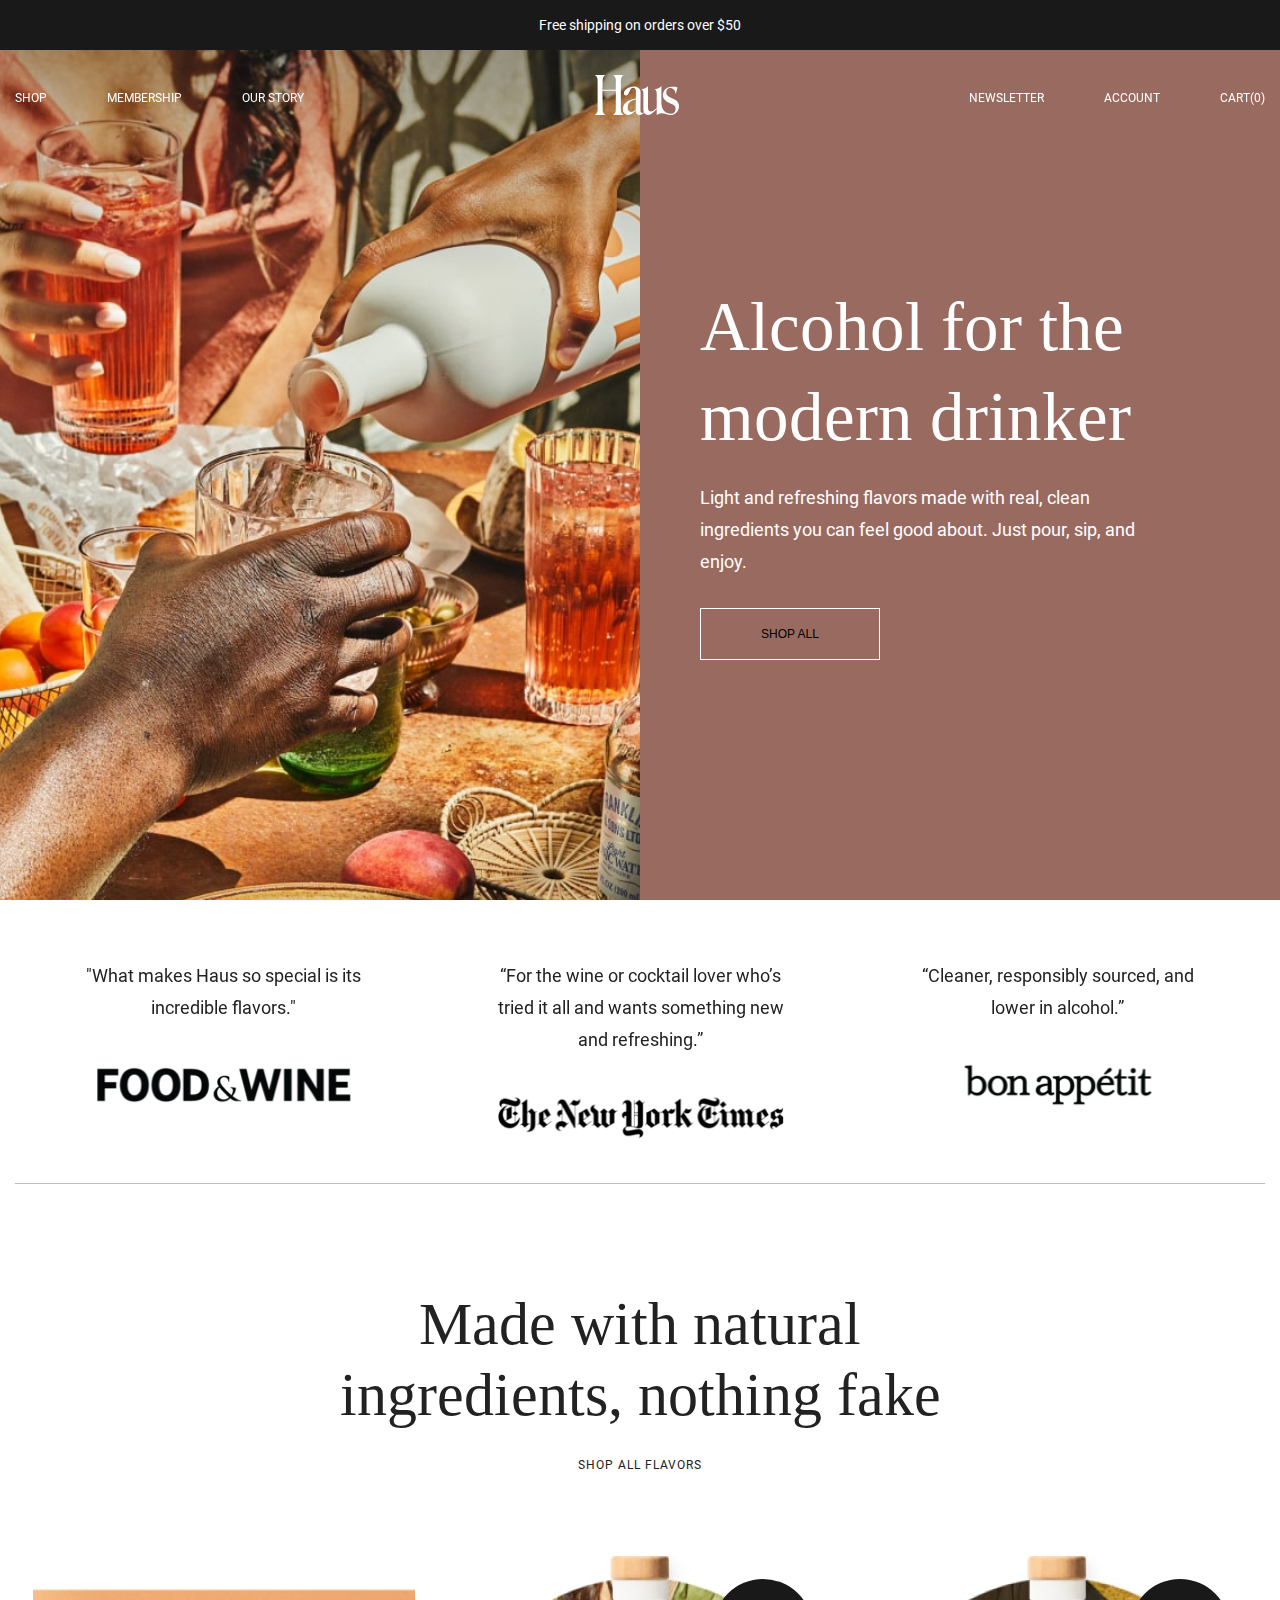
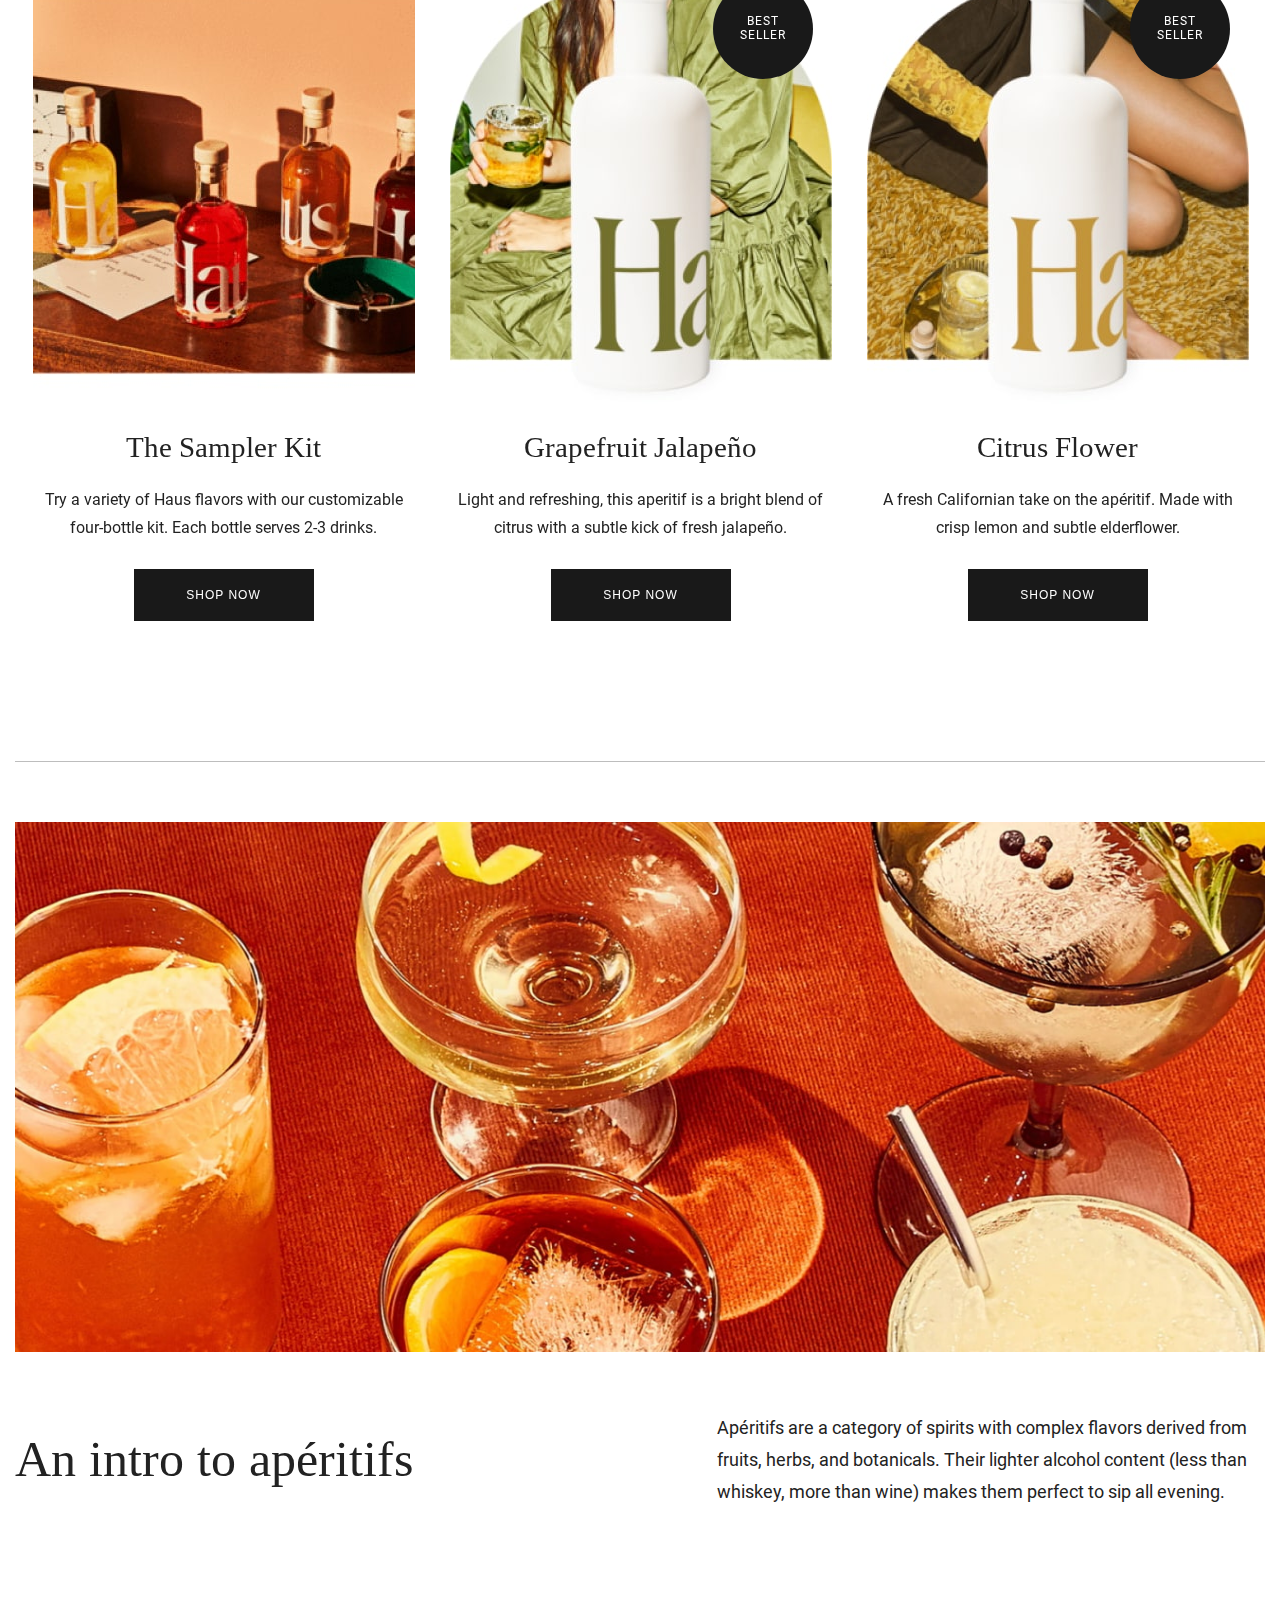
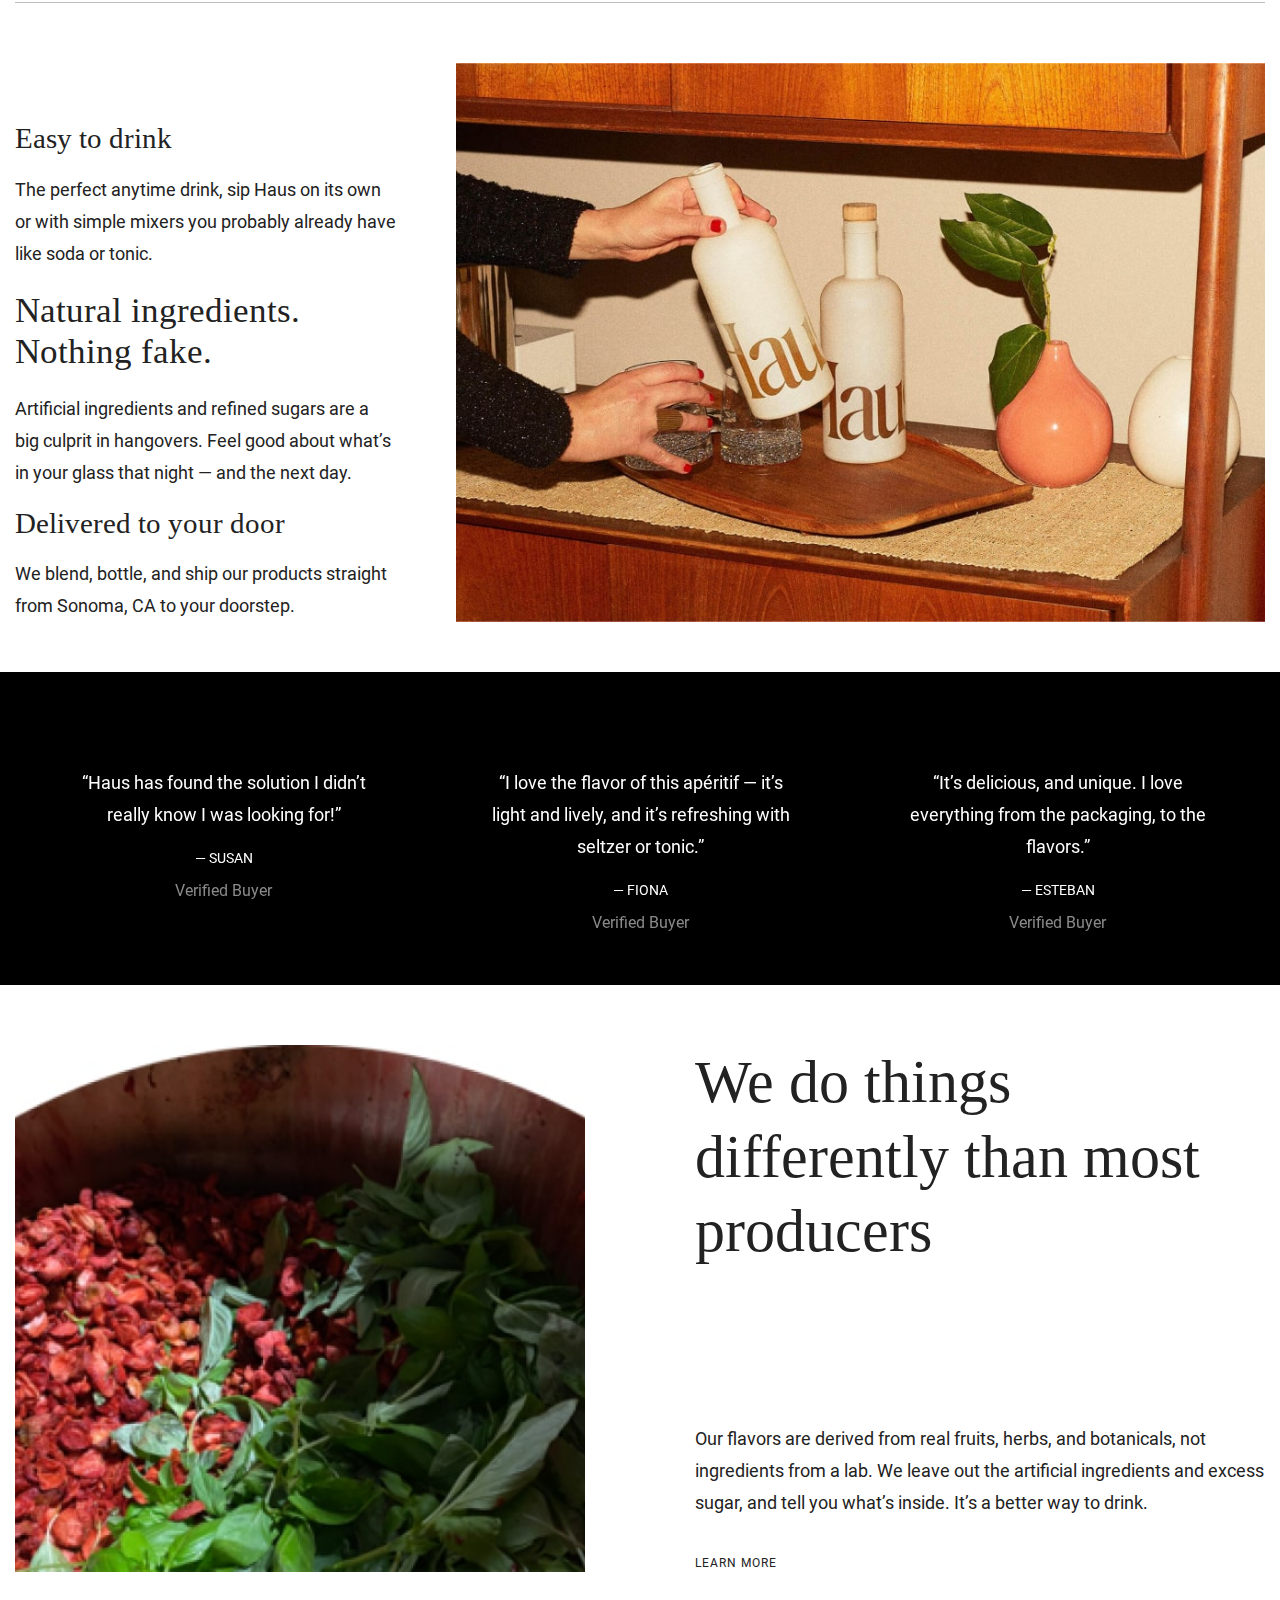
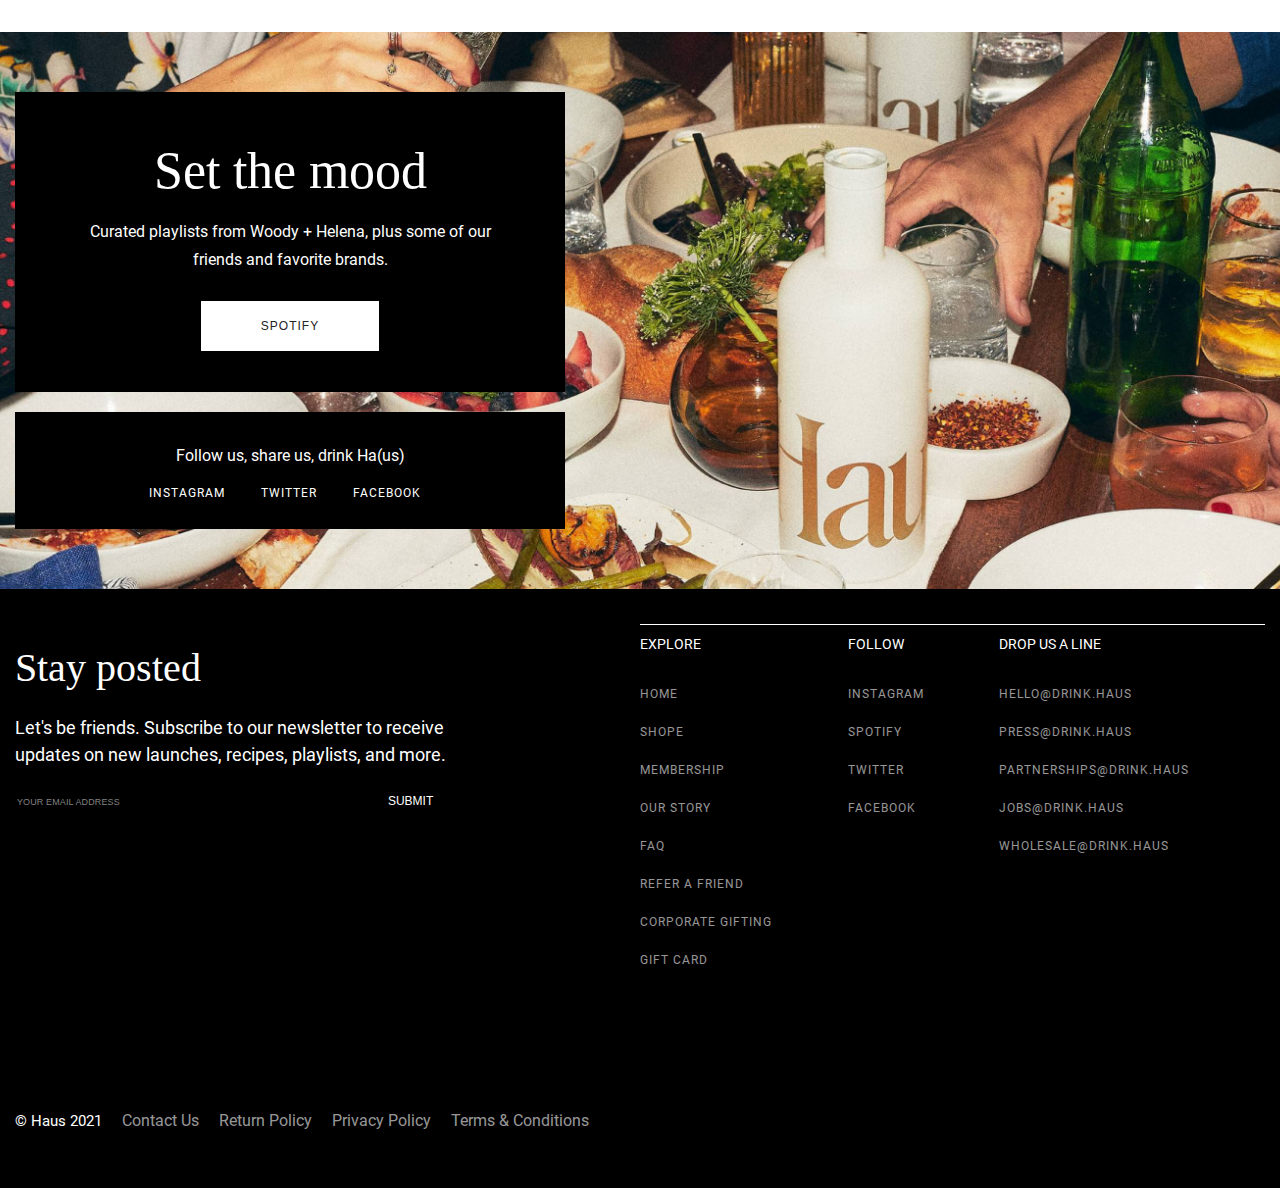
<file: index.html>
<!DOCTYPE html>
<html lang="en">
  <head>
    <meta charset="UTF-8" />
    <meta http-equiv="X-UA-Compatible" content="IE=edge" />
    <meta name="viewport" content="width=device-width, initial-scale=1.0" />
    <title>Document</title>
    <link rel="stylesheet" href="css/reset.min.css" />
    <link rel="stylesheet" href="css/style.min.css" />

    <script src="js/jquery.min.js"></script>
  </head>
  <body>
    <div class="header-info lock__padding">
      Free shipping on orders over $50
    </div>
    <header class="header lock__padding">
      <div class="wrapper">
        <div class="header__wrapper">
          <div class="header__menu">
            <span class="line"></span>
          </div>
          <div class="header__nav">
            <ul class="header__list">
              <li class="header__item">
                <a href="#!" class="header__link">shop</a>
              </li>
              <li class="header__item">
                <a href="#!" class="header__link">membership</a>
              </li>
              <li class="header__item">
                <a href="#!" class="header__link">our story</a>
              </li>
            </ul>
          </div>

          <a href="#!" class="header__logo-link">
            <!-- <img src="img/svg/logo.svg" alt="Alcohol for the modern drinker" /> -->
            <svg class="logo-svg">
              <use xlink:href="img/svg/sprite.svg#logo"></use>
            </svg>
          </a>

          <div class="header__nav">
            <ul class="header__list">
              <li class="header__item">
                <a href="#!" class="header__link">Newsletter</a>
              </li>
              <li class="header__item">
                <a href="#!" class="header__link">Account</a>
              </li>
              <li class="header__item">
                <a href="#!" class="header__link">cart(0)</a>
              </li>
            </ul>
          </div>
        </div>
      </div>
    </header>

    <div class="menu">
      <div class="menu__close"></div>
      <ul class="menu__list">
        <li class="menu__item">
          <a href="#!" class="menu__link">shop</a>
        </li>
        <li class="menu__item">
          <a href="#!" class="menu__link">membership</a>
        </li>
        <li class="menu__item">
          <a href="#!" class="menu__link">our story</a>
        </li>
        <li class="menu__item">
          <a href="#!" class="menu__link">Newsletter</a>
        </li>
        <li class="menu__item">
          <a href="#!" class="menu__link">Account</a>
        </li>
        <li class="menu__item">
          <a href="#!" class="menu__link">cart(0)</a>
        </li>
      </ul>
    </div>

    <main class="main">
      <div class="main__header">
        <div class="main__header-image">
          <img
            src="img/main-header/bg-min.jpg"
            alt="Alcohol for the modern drinker"
          />
        </div>
        <div class="main__header-content">
          <h1 class="main__header-title">Alcohol for the modern drinker</h1>
          <p class="main__header-info">
            Light and refreshing flavors made with real, clean ingredients you
            can feel good about. Just pour, sip, and enjoy.
          </p>
          <button class="main__header-but">Shop ALL</button>
        </div>
      </div>

      <div class="feature">
        <div class="wrapper">
          <div class="feature__body">
            <div class="block">
              <div class="feature__block">
                <p class="feature__text">
                  "What makes Haus so special is its incredible flavors."
                </p>
                <a href="#!" class="feature__link"
                  ><img src="img/feature/01.png" alt=""
                /></a>
              </div>
            </div>
            <div class="block">
              <div class="feature__block">
                <p class="feature__text">
                  “For the wine or cocktail lover who’s tried it all and wants
                  something new and refreshing.”
                </p>
                <a href="#!" class="feature__link"
                  ><img src="img/feature/02.png" alt=""
                /></a>
              </div>
            </div>
            <div class="block">
              <div class="feature__block">
                <p class="feature__text">
                  “Cleaner, responsibly sourced, and lower in alcohol.”
                </p>
                <a href="#!" class="feature__link"
                  ><img src="img/feature/03.png" alt=""
                /></a>
              </div>
            </div>
          </div>
        </div>
      </div>

      <section class="ingredients">
        <div class="wrapper">
          <h2 class="ingredients__title">
            Made with natural ingredients, nothing fake
          </h2>
          <p class="ingredients__subtitle">Shop All Flavors</p>
          <div class="ingredients__items">
            <div class="block">
              <div class="ingredients__item">
                <img src="img/ingredients/01-min.jpg" alt="The Sampler Kit" />
                <h3 class="ingredients__item-title">The Sampler Kit</h3>
                <p class="ingredients__item-info">
                  Try a variety of Haus flavors with our customizable
                  four-bottle kit. Each bottle serves 2-3 drinks.
                </p>
                <button
                  data-id="popup_1"
                  class="ingredients__item-but popup__open"
                >
                  Shop Now
                </button>
              </div>
            </div>
            <div class="block">
              <div class="ingredients__item ingredients__item-best-seller">
                <img
                  src="img/ingredients/02-min.jpg"
                  alt="Grapefruit Jalapeño"
                />
                <h3 class="ingredients__item-title">Grapefruit Jalapeño</h3>
                <p class="ingredients__item-info">
                  Light and refreshing, this aperitif is a bright blend of
                  citrus with a subtle kick of fresh jalapeño.
                </p>
                <button
                  data-id="popup_1"
                  class="ingredients__item-but popup__open"
                >
                  Shop Now
                </button>
              </div>
            </div>
            <div class="block">
              <div class="ingredients__item ingredients__item-best-seller">
                <img src="img/ingredients/03-min.jpg" alt="Citrus Flower" />
                <h3 class="ingredients__item-title">Citrus Flower</h3>
                <p class="ingredients__item-info">
                  A fresh Californian take on the apéritif. Made with crisp
                  lemon and subtle elderflower.
                </p>
                <button
                  data-id="popup_1"
                  class="ingredients__item-but popup__open"
                >
                  Shop Now
                </button>
              </div>
            </div>
          </div>
        </div>
      </section>

      <section class="aperitifs">
        <div class="wrapper">
          <div class="block">
            <img
              src="img/aperitifs/01-min.jpg"
              alt="An intro to apéritifs"
              class="aperitifs__pic"
            />
            <div class="aperitifs__text">
              <h2 class="aperitifs__title">An intro to apéritifs</h2>
              <p class="aperitifs__info">
                Apéritifs are a category of spirits with complex flavors derived
                from fruits, herbs, and botanicals. Their lighter alcohol
                content (less than whiskey, more than wine) makes them perfect
                to sip all evening.
              </p>
            </div>
          </div>
        </div>
      </section>

      <section class="best">
        <div class="wrapper">
          <div class="best__body">
            <div class="best__text">
              <h3 class="best__text-title">Easy to drink</h3>
              <p class="best__text-info">
                The perfect anytime drink, sip Haus on its own or with simple
                mixers you probably already have like soda or tonic.
              </p>
              <h2 class="best__text-main-title">
                Natural ingredients. Nothing fake.
              </h2>
              <p class="best__text-info">
                Artificial ingredients and refined sugars are a big culprit in
                hangovers. Feel good about what’s in your glass that night — and
                the next day.
              </p>
              <h3 class="best__text-title">Delivered to your door</h3>
              <p class="best__text-info">
                We blend, bottle, and ship our products straight from Sonoma, CA
                to your doorstep.
              </p>
            </div>

            <div class="best__image">
              <img
                src="img/best/01-min.jpg"
                alt=" Natural ingredients. Nothing fake."
              />
            </div>
          </div>
        </div>
      </section>

      <div class="review">
        <div class="wrapper">
          <div class="review__body">
            <div class="block">
              <div class="review__block">
                <p class="review__block-text">
                  “Haus has found the solution I didn’t really know I was
                  looking for!”
                </p>
                <p class="review__block-use">— Susan</p>
                <p class="review__block-buyer">verified buyer</p>
              </div>
            </div>
            <div class="block">
              <div class="review__block">
                <p class="review__block-text">
                  “I love the flavor of this apéritif — it’s light and lively,
                  and it’s refreshing with seltzer or tonic.”
                </p>
                <p class="review__block-use">— Fiona</p>
                <p class="review__block-buyer">verified buyer</p>
              </div>
            </div>
            <div class="block">
              <div class="review__block">
                <p class="review__block-text">
                  “It’s delicious, and unique. I love everything from the
                  packaging, to the flavors.”
                </p>
                <p class="review__block-use">— Esteban</p>
                <p class="review__block-buyer">verified buyer</p>
              </div>
            </div>
          </div>
        </div>
      </div>

      <section class="differently">
        <div class="wrapper">
          <div class="differently__body">
            <div class="differently__image">
              <img
                src="img/differently/01-min.jpg"
                alt="We do things differently than most producers"
              />
            </div>
            <div class="differently__content">
              <div class="block">
                <h2 class="differently__title">
                  We do things differently than most producers
                </h2>
                <p class="differently__text">
                  Our flavors are derived from real fruits, herbs, and
                  botanicals, not ingredients from a lab. We leave out the
                  artificial ingredients and excess sugar, and tell you what’s
                  inside. It’s a better way to drink.
                </p>
                <a class="differently__learn">LEARN MORE</a>
              </div>
            </div>
          </div>
        </div>
      </section>

      <section class="contact">
        <div class="wrapper">
          <div class="contact__spotify">
            <h2 class="contact__spotify-title">Set the mood</h2>
            <p class="contact__spotify-info">
              Curated playlists from Woody + Helena, plus some of our friends
              and favorite brands.
            </p>
            <button class="contact__spotify-but">Spotify</button>
          </div>
          <div class="contact__links">
            <p class="contact__links-info">Follow us, share us, drink Ha(us)</p>
            <div class="contact__links-social">
              <a href="#!">Instagram</a>
              <a href="#!">Twitter</a>
              <a href="#!">Facebook</a>
            </div>
          </div>
        </div>
      </section>

      <section class="content">
        <div class="wrapper">
          <div class="content__posted">
            <div class="content__posted-body">
              <h2 class="content__posted-title">Stay posted</h2>
              <p class="content__posted-info">
                Let's be friends. Subscribe to our newsletter to receive updates
                on new launches, recipes, playlists, and more.
              </p>
              <form class="content__posted-form">
                <input type="text" placeholder="YOUR EMAIL ADDRESS" />
                <button type="submit">Submit</button>
              </form>
            </div>
          </div>

          <div class="content__links">
            <div class="content__links-body">
              <div class="content__links-block">
                <p class="content__links-chapter">Explore</p>
                <a href="#!">Home</a>
                <a href="#!">shope</a>
                <a href="#!">Membership</a>
                <a href="#!">Our Story</a>
                <a href="#!">FAQ</a>
                <a href="#!">Refer a Friend</a>
                <a href="#!">Corporate Gifting</a>
                <a href="#!">Gift Card</a>
              </div>
              <div class="content__links-block">
                <p class="content__links-chapter">Follow</p>
                <a href="#!">Instagram</a>
                <a href="#!">Spotify</a>
                <a href="#!">Twitter</a>
                <a href="#!">Facebook</a>
              </div>
              <div class="content__links-block">
                <p class="content__links-chapter">Drop Us a Line</p>
                <a href="#!">hello@drink.haus</a>
                <a href="#!">press@drink.haus</a>
                <a href="#!">partnerships@drink.haus</a>
                <a href="#!">jobs@drink.haus</a>
                <a href="#!">wholesale@drink.haus</a>
              </div>
            </div>
          </div>
        </div>
      </section>
    </main>

    <footer class="footer">
      <div class="wrapper">
        <div class="footer__body">
          <span class="footer__info"> © Haus 2021 </span>
          <a href="#!" class="footer__link">Contact Us</a>
          <a href="#!" class="footer__link">Return Policy</a>
          <a href="#!" class="footer__link">Privacy Policy</a>
          <a href="#!" class="footer__link">Terms & Conditions</a>
        </div>
      </div>
    </footer>

    <div id="popup_1" class="popup">
      <div class="popup__body">
        <div class="popup__close"></div>
        <div class="popup__content">
          <div class="row-product">
            <div class="popup__image">
              <img src="img/ingredients/02-min.jpg" alt="product" />
            </div>
            <div class="popup__info">
              <h2 class="popup__name">
                Haus <br />
                Grapefruit Jalapeño
              </h2>
              <div class="popup__block">
                <div class="popup__price">1 299 ₽</div>
                <div class="popup__review">
                  <div class="popup__review-star">
                    <svg class="svg-star">
                      <use xlink:href="img/svg/sprite.svg#star"></use>
                    </svg>
                    <svg class="svg-star">
                      <use xlink:href="img/svg/sprite.svg#star"></use>
                    </svg>
                    <svg class="svg-star">
                      <use xlink:href="img/svg/sprite.svg#star"></use>
                    </svg>
                    <svg class="svg-star">
                      <use xlink:href="img/svg/sprite.svg#star"></use>
                    </svg>
                    <svg class="svg-star">
                      <use xlink:href="img/svg/sprite.svg#star"></use>
                    </svg>
                  </div>
                  <div class="popup__review-review">Review</div>
                  <div class="popup__review-count-review">
                    <span class="count">11</span> orders
                  </div>
                </div>
              </div>
              <div class="popup__map">
                <a href="#!">Show me where you need to bring</a>
              </div>
            </div>
          </div>
          <div class="popup__content-text">
            Lorem ipsum dolor sit amet consectetur adipisicing elit. Accusantium
            veniam dolor mollitia, deleniti soluta omnis fugit animi quam a
            incidunt praesentium beatae! Ex cum ullam enim iste debitis ipsa
            rerum.
          </div>
          <div class="row-buy">
            <h2 class="popup__content-regret">Buy, you won't regret it</h2>
            <button class="popup__content-but">Buy</button>
          </div>
        </div>
      </div>
    </div>

    <div class="lock__wrapper"></div>

    <script src="js/main.min.js"></script>

    <link rel="stylesheet" href="slick/slick.css" />
    <link rel="stylesheet" href="slick/slick-theme.css" />
    <!-- Подключаем саму библиотеку slick slayder -->
    <script src="slick/slick.min.js"></script>

    <script>
      $(document).ready(function () {
        $(".ingredients__items").slick({
          slidesToShow: 3,
          responsive: [
            {
              breakpoint: 1225,
              settings: {
                slidesToShow: 2,
                infinite: false,
                nextArrow: `<div class="next__arrow btn-arrow">
                              <svg class="svg__arrow">
                                <use xlink:href="img/svg/sprite.svg#next-arrow"></use>
                              </svg>
                            </div>`,
                prevArrow: `<div class="prev__arrow btn-arrow">
                                <svg class="svg__arrow">
                                  <use xlink:href="img/svg/sprite.svg#prev-arrow"></use>
                                </svg>
                              </div>`,
              },
            },
            {
              breakpoint: 845,
              settings: {
                slidesToShow: 1,
                infinite: false,
                nextArrow: `<div class="next__arrow btn-arrow">
                              <svg class="svg__arrow">
                                <use xlink:href="img/svg/sprite.svg#next-arrow"></use>
                              </svg>
                            </div>`,
                prevArrow: `<div class="prev__arrow btn-arrow">
                                <svg class="svg__arrow">
                                  <use xlink:href="img/svg/sprite.svg#prev-arrow"></use>
                                </svg>
                              </div>`,
              },
            },
          ],
        });
        $(".feature__body").slick({
          slidesToShow: 3,
          responsive: [
            {
              breakpoint: 1225,
              settings: {
                slidesToShow: 2,
                infinite: false,
                nextArrow: `<div class="next__arrow btn-arrow">
                              <svg class="svg__arrow">
                                <use xlink:href="img/svg/sprite.svg#next-arrow"></use>
                              </svg>
                            </div>`,
                prevArrow: `<div class="prev__arrow btn-arrow">
                                <svg class="svg__arrow">
                                  <use xlink:href="img/svg/sprite.svg#prev-arrow"></use>
                                </svg>
                              </div>`,
              },
            },
            {
              breakpoint: 845,
              settings: {
                slidesToShow: 1,
                infinite: false,
                nextArrow: `<div class="next__arrow btn-arrow">
                              <svg class="svg__arrow">
                                <use xlink:href="img/svg/sprite.svg#next-arrow"></use>
                              </svg>
                            </div>`,
                prevArrow: `<div class="prev__arrow btn-arrow">
                                <svg class="svg__arrow">
                                  <use xlink:href="img/svg/sprite.svg#prev-arrow"></use>
                                </svg>
                              </div>`,
              },
            },
          ],
        });
        $(".review__body").slick({
          slidesToShow: 3,
          responsive: [
            {
              breakpoint: 1225,
              settings: {
                slidesToShow: 2,
                infinite: false,
                nextArrow: `<div class="next__arrow btn-arrow">
                              <svg class="svg__arrow">
                                <use xlink:href="img/svg/sprite.svg#next-arrow"></use>
                              </svg>
                            </div>`,
                prevArrow: `<div class="prev__arrow btn-arrow">
                                <svg class="svg__arrow">
                                  <use xlink:href="img/svg/sprite.svg#prev-arrow"></use>
                                </svg>
                              </div>`,
              },
            },
            {
              breakpoint: 845,
              settings: {
                slidesToShow: 1,
                infinite: false,
                nextArrow: `<div class="next__arrow btn-arrow">
                              <svg class="svg__arrow">
                                <use xlink:href="img/svg/sprite.svg#next-arrow"></use>
                              </svg>
                            </div>`,
                prevArrow: `<div class="prev__arrow btn-arrow">
                                <svg class="svg__arrow">
                                  <use xlink:href="img/svg/sprite.svg#prev-arrow"></use>
                                </svg>
                              </div>`,
              },
            },
          ],
        });
      });
    </script>
  </body>
</html>
</file>
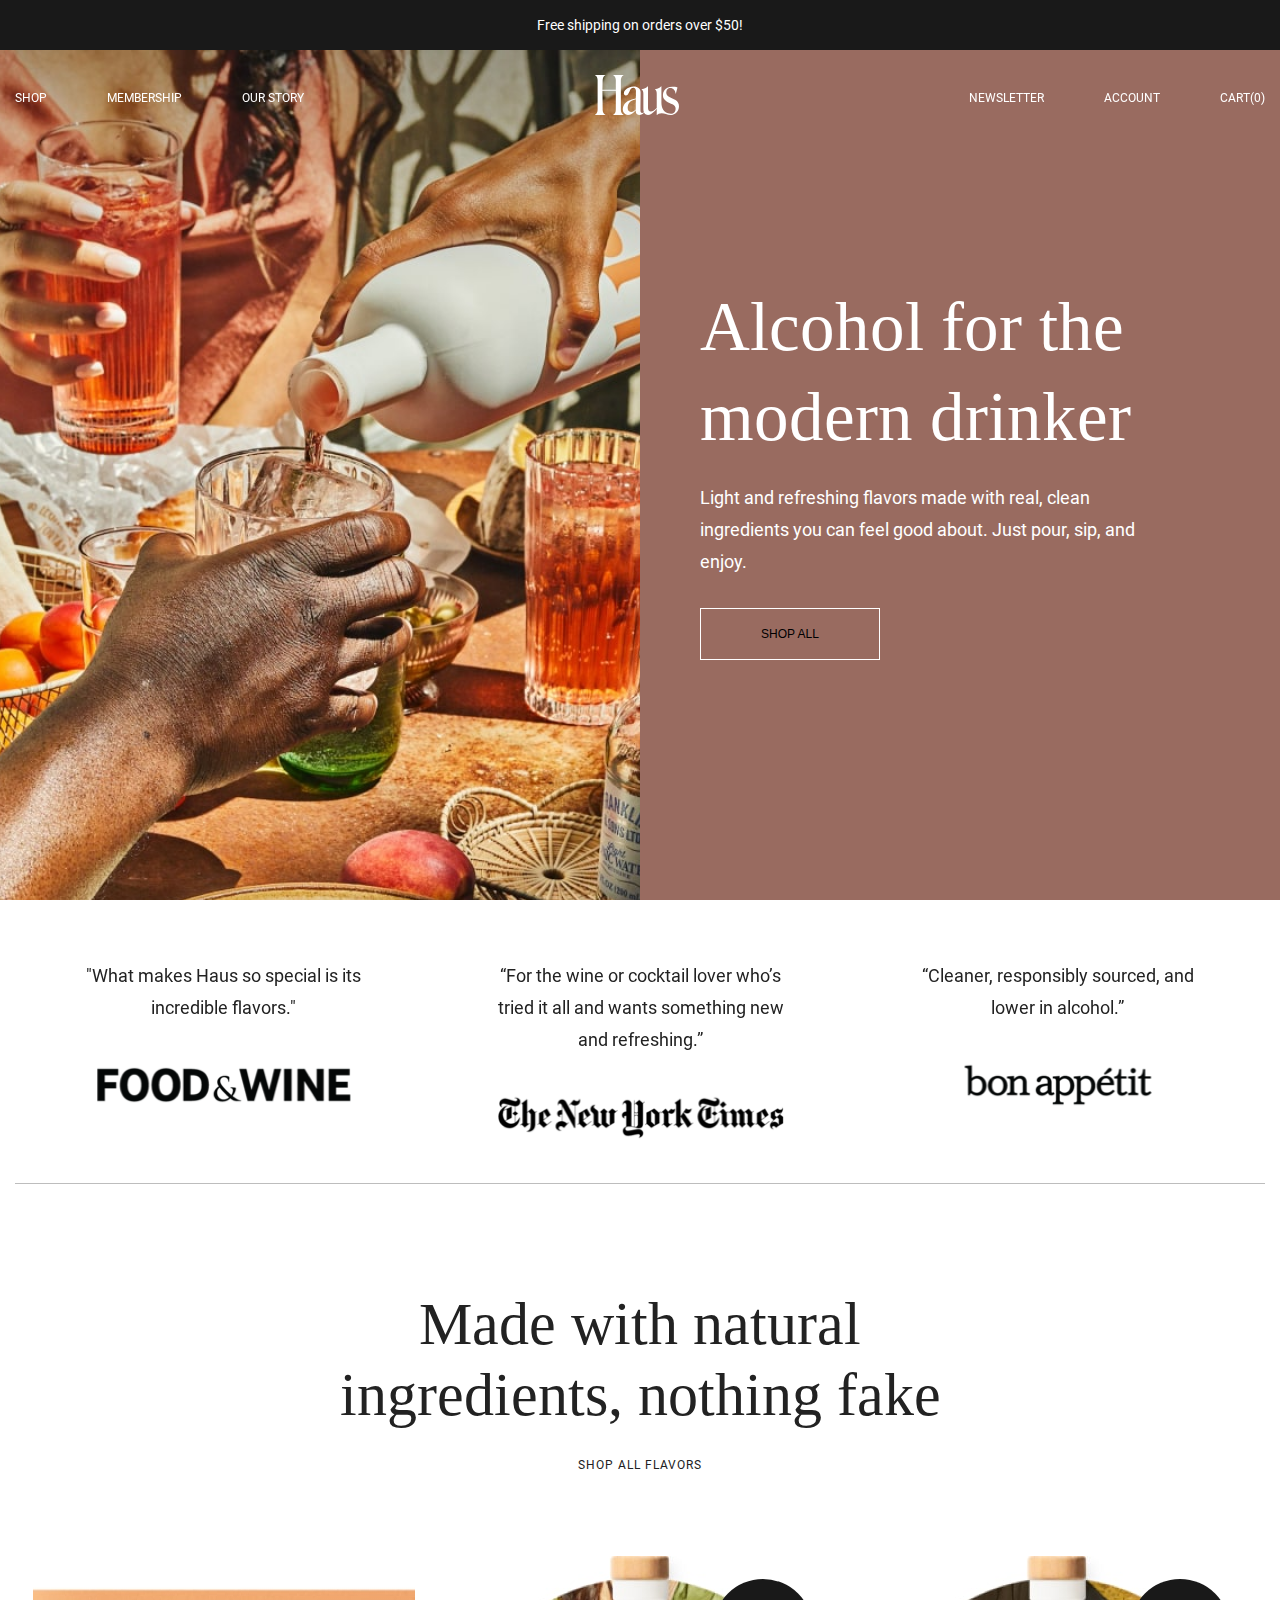
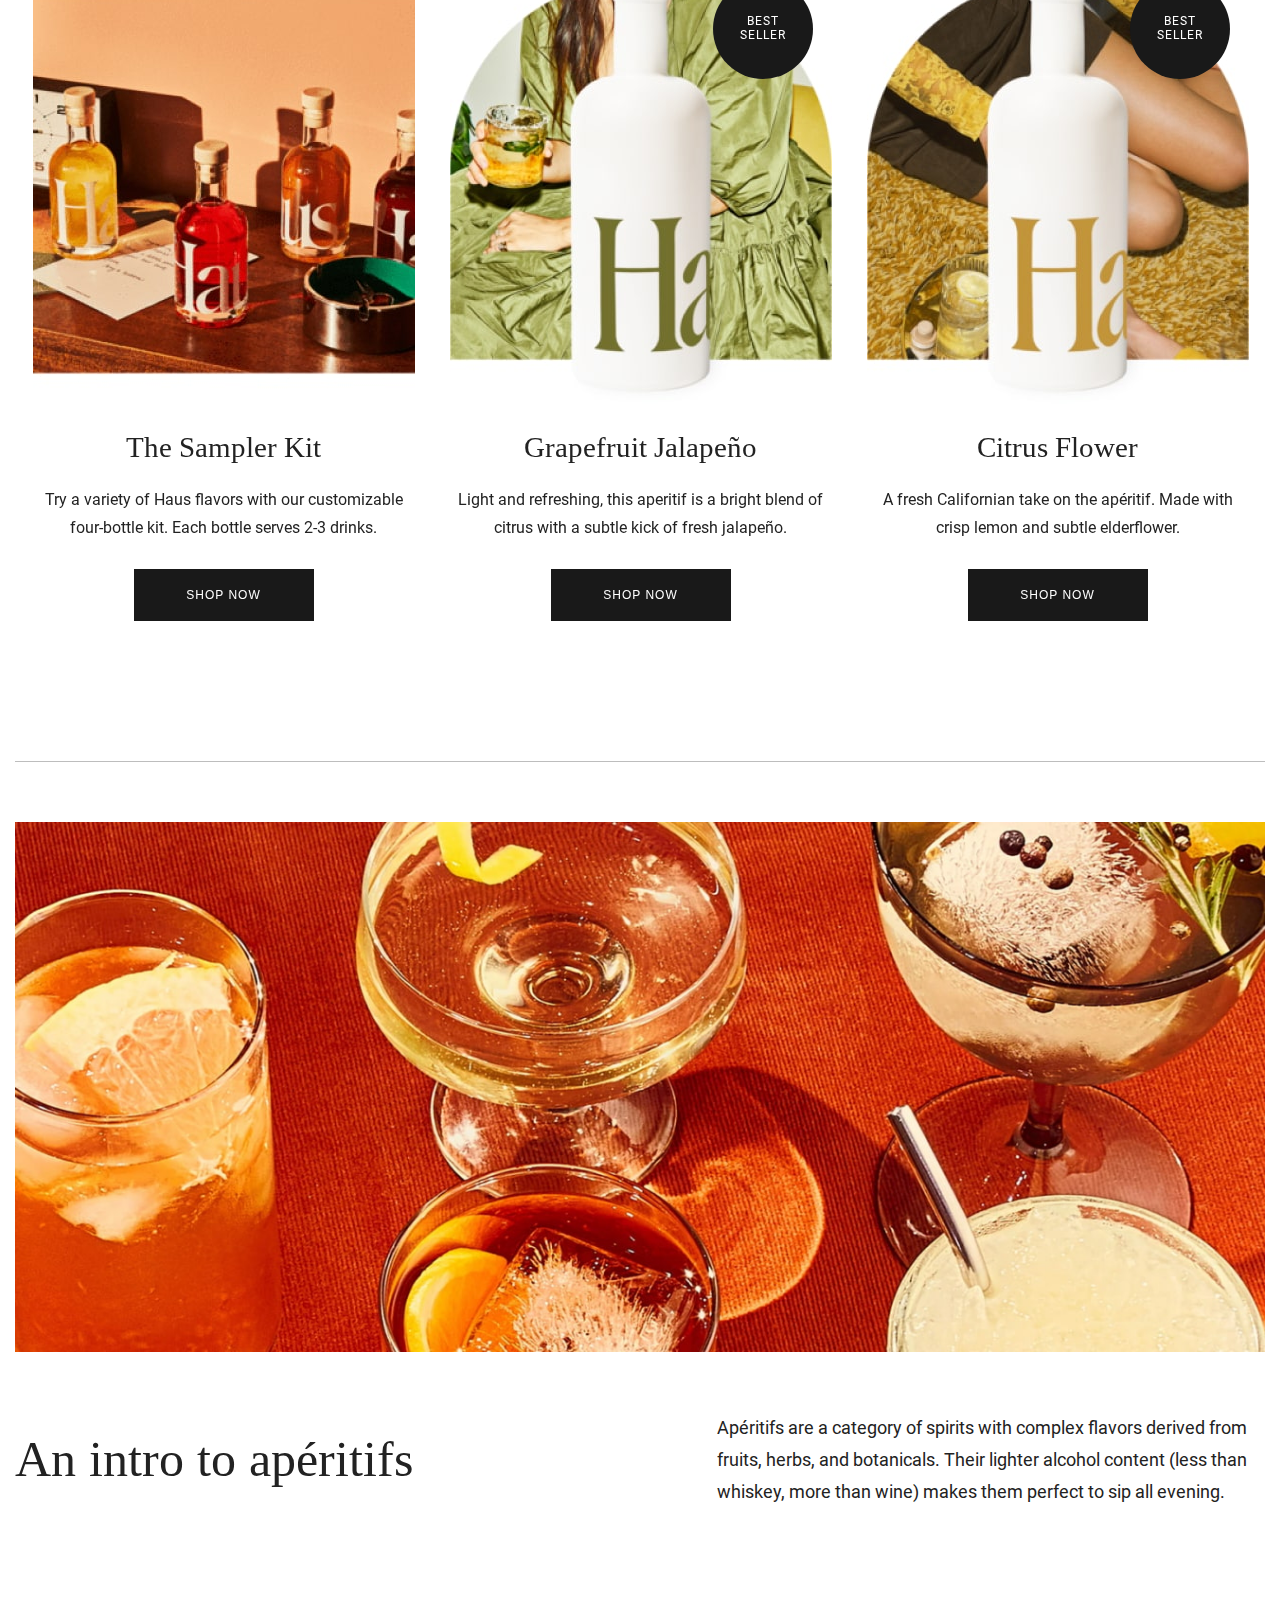
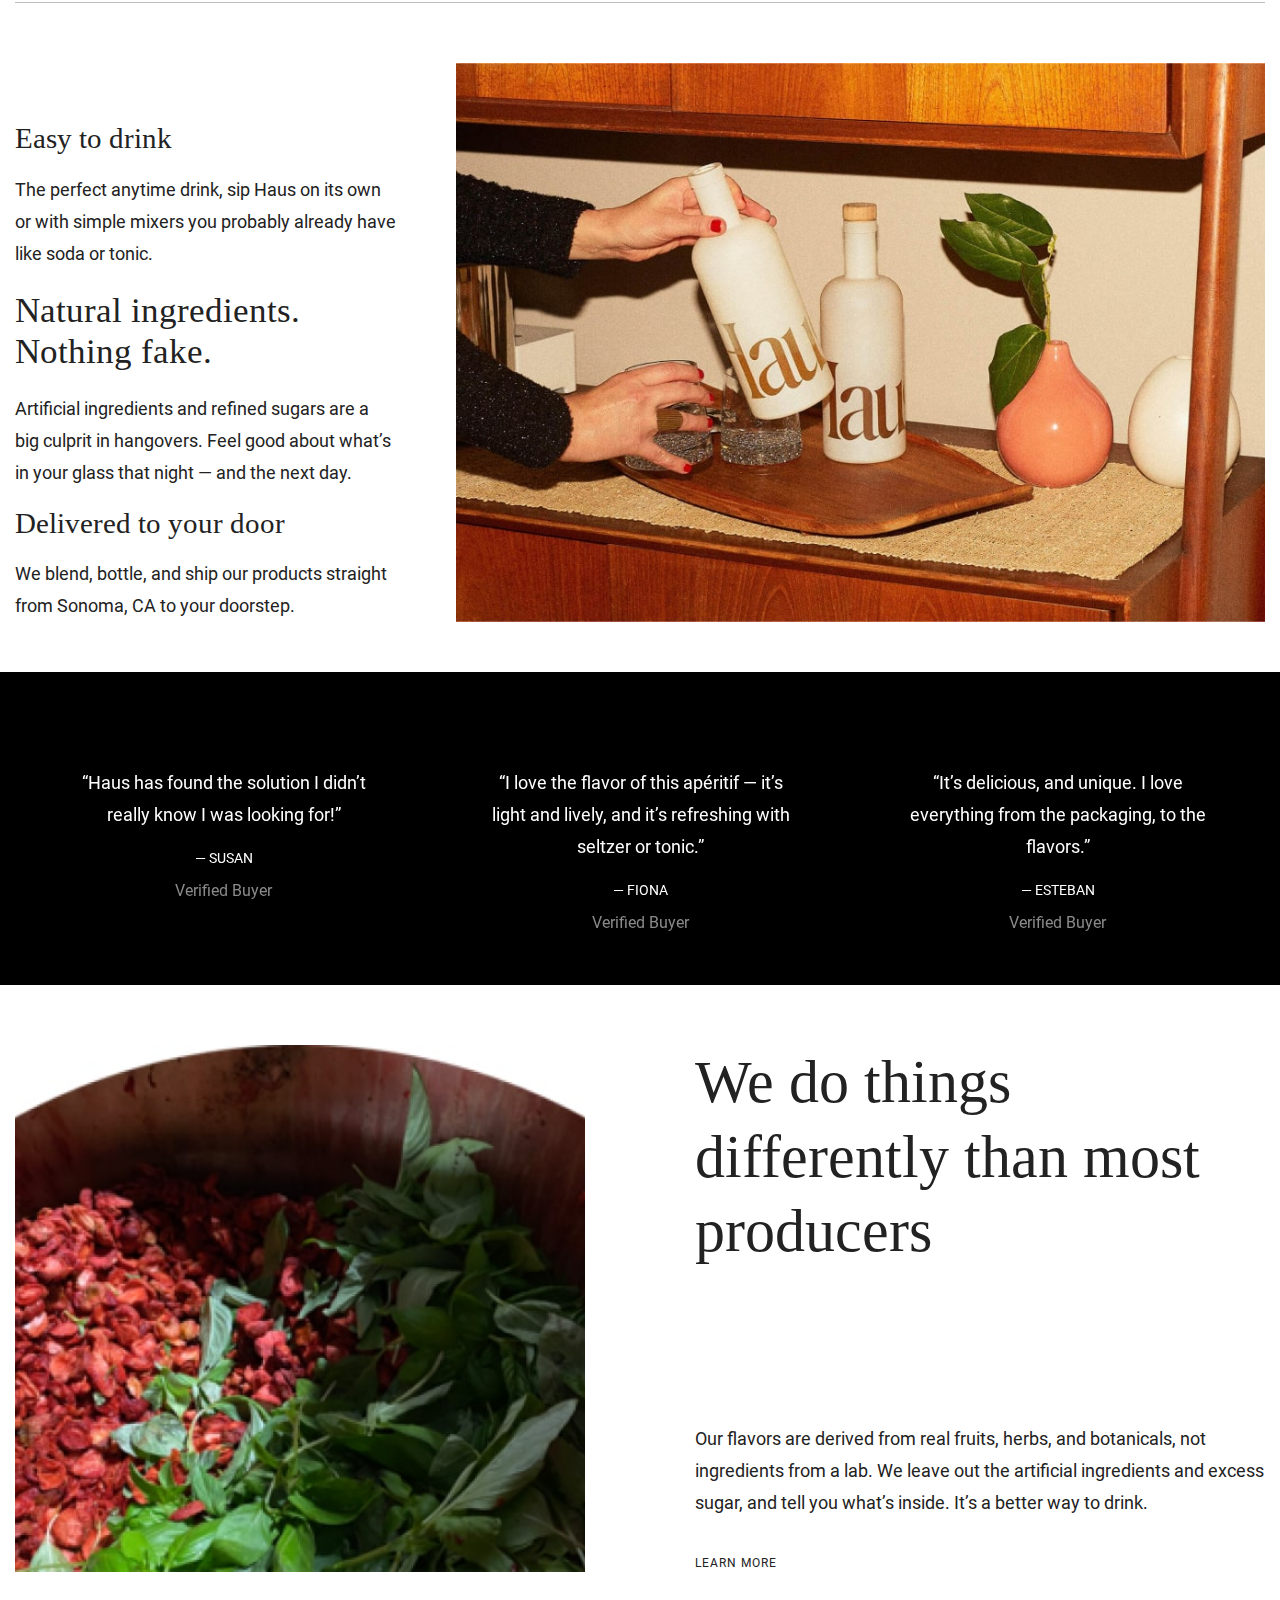
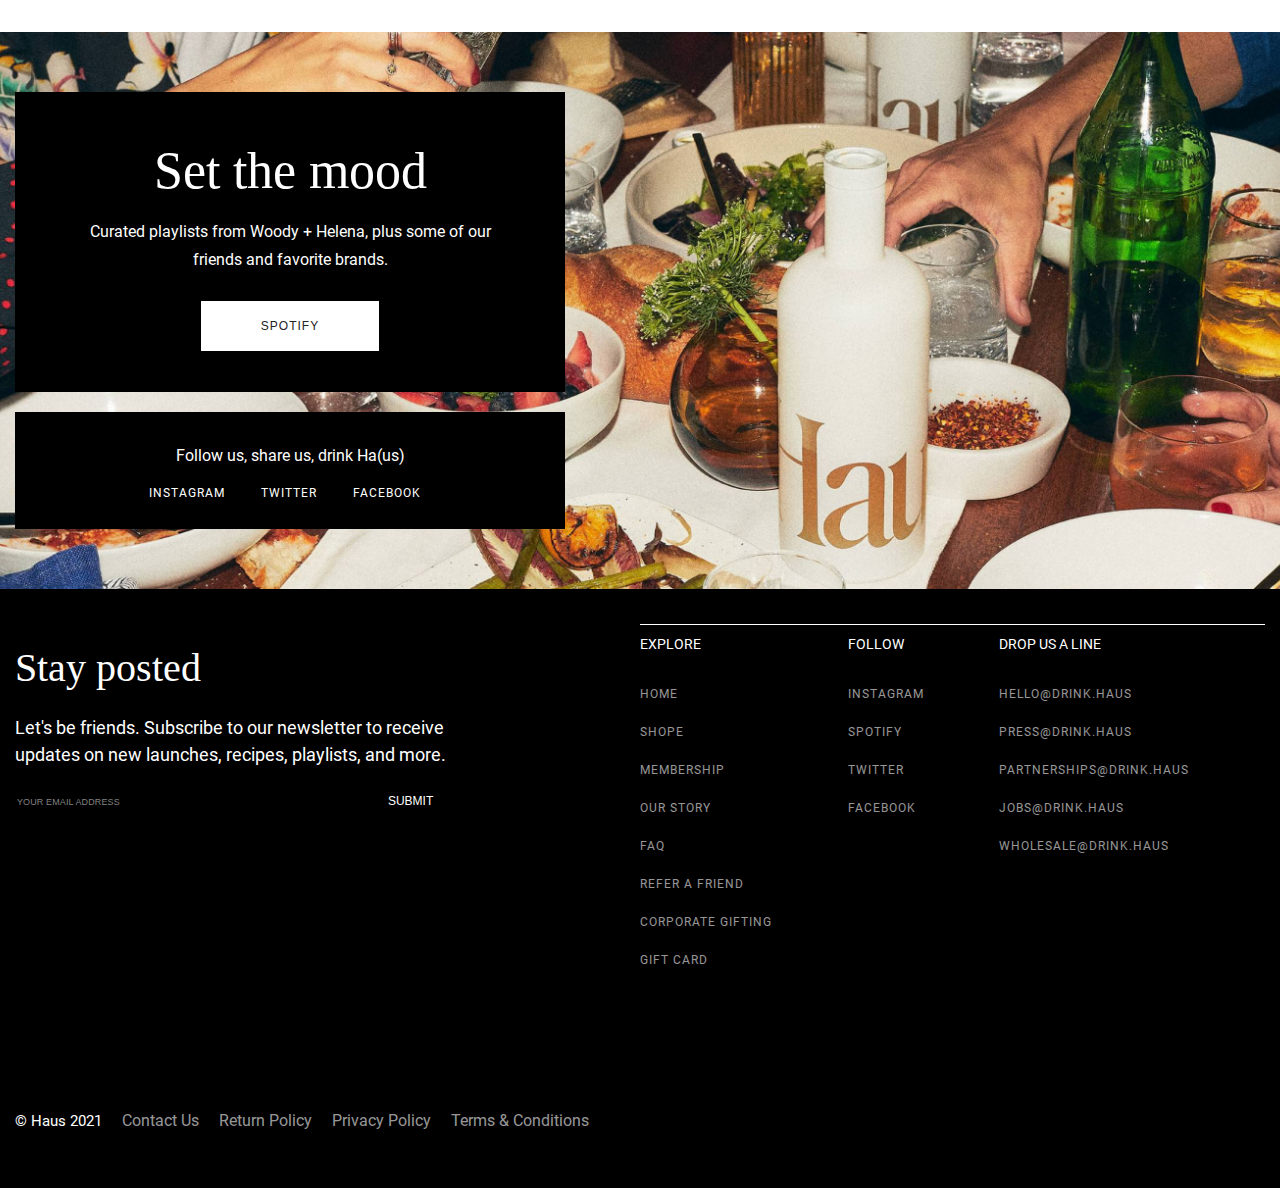
<file: semenov-kos99.ru/index.html>
<!DOCTYPE html>
<html lang="en">
  <head>
    <meta charset="UTF-8" />
    <meta http-equiv="X-UA-Compatible" content="IE=edge" />
    <meta name="viewport" content="width=device-width, initial-scale=1.0" />
    <title>Document</title>
    <link rel="stylesheet" href="css/reset.min.css" />
    <link rel="stylesheet" href="css/style.min.css" />

    <script src="js/jquery.min.js"></script>
    <!-- Yandex.Metrika counter --> <script type="text/javascript" > (function(m,e,t,r,i,k,a){m[i]=m[i]||function(){(m[i].a=m[i].a||[]).push(arguments)}; m[i].l=1*new Date();k=e.createElement(t),a=e.getElementsByTagName(t)[0],k.async=1,k.src=r,a.parentNode.insertBefore(k,a)}) (window, document, "script", "https://mc.yandex.ru/metrika/tag.js", "ym"); ym(89756078, "init", { clickmap:true, trackLinks:true, accurateTrackBounce:true, webvisor:true, trackHash:true }); </script> <noscript><div><img src="https://mc.yandex.ru/watch/89756078" style="position:absolute; left:-9999px;" alt="" /></div></noscript> <!-- /Yandex.Metrika counter -->
  </head>
  <body>
    <div class="header-info lock__padding">
      Free shipping on orders over $50!
    </div>
    <header class="header lock__padding">
      <div class="wrapper">
        <div class="header__wrapper">
          <div class="header__menu">
            <span class="line"></span>
          </div>
          <div class="header__nav">
            <ul class="header__list">
              <li class="header__item">
                <a href="#!" class="header__link">shop</a>
              </li>
              <li class="header__item">
                <a href="#!" class="header__link">membership</a>
              </li>
              <li class="header__item">
                <a href="#!" class="header__link">our story</a>
              </li>
            </ul>
          </div>

          <a href="thankyou.html" class="header__logo-link">
            <!-- <img src="img/svg/logo.svg" alt="Alcohol for the modern drinker" /> -->
            <svg class="logo-svg">
              <use xlink:href="img/svg/sprite.svg#logo"></use>
            </svg>
          </a>

          <div class="header__nav">
            <ul class="header__list">
              <li class="header__item">
                <a href="#!" class="header__link">Newsletter</a>
              </li>
              <li class="header__item">
                <a href="#!" class="header__link">Account</a>
              </li>
              <li class="header__item">
                <a href="#!" class="header__link">cart(0)</a>
              </li>
            </ul>
          </div>
        </div>
      </div>
    </header>

    <div class="menu">
      <div class="menu__close"></div>
      <ul class="menu__list">
        <li class="menu__item">
          <a href="#!" class="menu__link">shop</a>
        </li>
        <li class="menu__item">
          <a href="#!" class="menu__link">membership</a>
        </li>
        <li class="menu__item">
          <a href="#!" class="menu__link">our story</a>
        </li>
        <li class="menu__item">
          <a href="#!" class="menu__link">Newsletter</a>
        </li>
        <li class="menu__item">
          <a href="#!" class="menu__link">Account</a>
        </li>
        <li class="menu__item">
          <a href="#!" class="menu__link">cart(0)</a>
        </li>
      </ul>
    </div>

    <main class="main">
      <div class="main__header">
        <div class="main__header-image">
          <img
            src="img/main-header/bg-min.jpg"
            alt="Alcohol for the modern drinker"
          />
        </div>
        <div class="main__header-content">
          <h1 class="main__header-title">Alcohol for the modern drinker</h1>
          <p class="main__header-info">
            Light and refreshing flavors made with real, clean ingredients you
            can feel good about. Just pour, sip, and enjoy.
          </p>
          <button class="main__header-but">Shop ALL</button>
        </div>
      </div>

      <div class="feature">
        <div class="wrapper">
          <div class="feature__body">
            <div class="block">
              <div class="feature__block">
                <p class="feature__text">
                  "What makes Haus so special is its incredible flavors."
                </p>
                <a href="#!" class="feature__link"
                  ><img src="img/feature/01.png" alt=""
                /></a>
              </div>
            </div>
            <div class="block">
              <div class="feature__block">
                <p class="feature__text">
                  “For the wine or cocktail lover who’s tried it all and wants
                  something new and refreshing.”
                </p>
                <a href="#!" class="feature__link"
                  ><img src="img/feature/02.png" alt=""
                /></a>
              </div>
            </div>
            <div class="block">
              <div class="feature__block">
                <p class="feature__text">
                  “Cleaner, responsibly sourced, and lower in alcohol.”
                </p>
                <a href="#!" class="feature__link"
                  ><img src="img/feature/03.png" alt=""
                /></a>
              </div>
            </div>
          </div>
        </div>
      </div>

      <section class="ingredients">
        <div class="wrapper">
          <h2 class="ingredients__title">
            Made with natural ingredients, nothing fake
          </h2>
          <p class="ingredients__subtitle">Shop All Flavors</p>
          <div class="ingredients__items">
            <div class="block">
              <div class="ingredients__item">
                <img src="img/ingredients/01-min.jpg" alt="The Sampler Kit" />
                <h3 class="ingredients__item-title">The Sampler Kit</h3>
                <p class="ingredients__item-info">
                  Try a variety of Haus flavors with our customizable
                  four-bottle kit. Each bottle serves 2-3 drinks.
                </p>
                <button
                  data-id="popup_1"
                  class="ingredients__item-but popup__open"
                  onclick="ym(89756078,'reachGoal','shop_now')"
                >
                  Shop Now
                </button>
              </div>
            </div>
            <div class="block">
              <div class="ingredients__item ingredients__item-best-seller">
                <img
                  src="img/ingredients/02-min.jpg"
                  alt="Grapefruit Jalapeño"
                />
                <h3 class="ingredients__item-title">Grapefruit Jalapeño</h3>
                <p class="ingredients__item-info">
                  Light and refreshing, this aperitif is a bright blend of
                  citrus with a subtle kick of fresh jalapeño.
                </p>
                <button
                  data-id="popup_1"
                  class="ingredients__item-but popup__open"
                  onclick="ym(89756078,'reachGoal','shop_now')"
                >
                  Shop Now
                </button>
              </div>
            </div>
            <div class="block">
              <div class="ingredients__item ingredients__item-best-seller">
                <img src="img/ingredients/03-min.jpg" alt="Citrus Flower" />
                <h3 class="ingredients__item-title">Citrus Flower</h3>
                <p class="ingredients__item-info">
                  A fresh Californian take on the apéritif. Made with crisp
                  lemon and subtle elderflower.
                </p>
                <button
                  data-id="popup_1"
                  class="ingredients__item-but popup__open"
                  onclick="ym(89756078,'reachGoal','shop_now')"
                >
                  Shop Now
                </button>
              </div>
            </div>
          </div>
        </div>
      </section>

      <section class="aperitifs">
        <div class="wrapper">
          <div class="block">
            <img
              src="img/aperitifs/01-min.jpg"
              alt="An intro to apéritifs"
              class="aperitifs__pic"
            />
            <div class="aperitifs__text">
              <h2 class="aperitifs__title">An intro to apéritifs</h2>
              <p class="aperitifs__info">
                Apéritifs are a category of spirits with complex flavors derived
                from fruits, herbs, and botanicals. Their lighter alcohol
                content (less than whiskey, more than wine) makes them perfect
                to sip all evening.
              </p>
            </div>
          </div>
        </div>
      </section>

      <section class="best">
        <div class="wrapper">
          <div class="best__body">
            <div class="best__text">
              <h3 class="best__text-title">Easy to drink</h3>
              <p class="best__text-info">
                The perfect anytime drink, sip Haus on its own or with simple
                mixers you probably already have like soda or tonic.
              </p>
              <h2 class="best__text-main-title">
                Natural ingredients. Nothing fake.
              </h2>
              <p class="best__text-info">
                Artificial ingredients and refined sugars are a big culprit in
                hangovers. Feel good about what’s in your glass that night — and
                the next day.
              </p>
              <h3 class="best__text-title">Delivered to your door</h3>
              <p class="best__text-info">
                We blend, bottle, and ship our products straight from Sonoma, CA
                to your doorstep.
              </p>
            </div>

            <div class="best__image">
              <img
                src="img/best/01-min.jpg"
                alt=" Natural ingredients. Nothing fake."
              />
            </div>
          </div>
        </div>
      </section>

      <div class="review">
        <div class="wrapper">
          <div class="review__body">
            <div class="block">
              <div class="review__block">
                <p class="review__block-text">
                  “Haus has found the solution I didn’t really know I was
                  looking for!”
                </p>
                <p class="review__block-use">— Susan</p>
                <p class="review__block-buyer">verified buyer</p>
              </div>
            </div>
            <div class="block">
              <div class="review__block">
                <p class="review__block-text">
                  “I love the flavor of this apéritif — it’s light and lively,
                  and it’s refreshing with seltzer or tonic.”
                </p>
                <p class="review__block-use">— Fiona</p>
                <p class="review__block-buyer">verified buyer</p>
              </div>
            </div>
            <div class="block">
              <div class="review__block">
                <p class="review__block-text">
                  “It’s delicious, and unique. I love everything from the
                  packaging, to the flavors.”
                </p>
                <p class="review__block-use">— Esteban</p>
                <p class="review__block-buyer">verified buyer</p>
              </div>
            </div>
          </div>
        </div>
      </div>

      <section class="differently">
        <div class="wrapper">
          <div class="differently__body">
            <div class="differently__image">
              <img
                src="img/differently/01-min.jpg"
                alt="We do things differently than most producers"
              />
            </div>
            <div class="differently__content">
              <div class="block">
                <h2 class="differently__title">
                  We do things differently than most producers
                </h2>
                <p class="differently__text">
                  Our flavors are derived from real fruits, herbs, and
                  botanicals, not ingredients from a lab. We leave out the
                  artificial ingredients and excess sugar, and tell you what’s
                  inside. It’s a better way to drink.
                </p>
                <a class="differently__learn">LEARN MORE</a>
              </div>
            </div>
          </div>
        </div>
      </section>

      <section class="contact">
        <div class="wrapper">
          <div class="contact__spotify">
            <h2 class="contact__spotify-title">Set the mood</h2>
            <p class="contact__spotify-info">
              Curated playlists from Woody + Helena, plus some of our friends
              and favorite brands.
            </p>
            <button class="contact__spotify-but">Spotify</button>
          </div>
          <div class="contact__links">
            <p class="contact__links-info">Follow us, share us, drink Ha(us)</p>
            <div class="contact__links-social">
              <a href="#!">Instagram</a>
              <a href="#!">Twitter</a>
              <a href="#!">Facebook</a>
            </div>
          </div>
        </div>
      </section>

      <section class="content">
        <div class="wrapper">
          <div class="content__posted">
            <div class="content__posted-body">
              <h2 class="content__posted-title">Stay posted</h2>
              <p class="content__posted-info">
                Let's be friends. Subscribe to our newsletter to receive updates
                on new launches, recipes, playlists, and more.
              </p>
              <form class="content__posted-form">
                <input type="text" placeholder="YOUR EMAIL ADDRESS" />
                <button type="submit">Submit</button>
              </form>
            </div>
          </div>

          <div class="content__links">
            <div class="content__links-body">
              <div class="content__links-block">
                <p class="content__links-chapter">Explore</p>
                <a href="#!">Home</a>
                <a href="#!">shope</a>
                <a href="#!">Membership</a>
                <a href="#!">Our Story</a>
                <a href="#!">FAQ</a>
                <a href="#!">Refer a Friend</a>
                <a href="#!">Corporate Gifting</a>
                <a href="#!">Gift Card</a>
              </div>
              <div class="content__links-block">
                <p class="content__links-chapter">Follow</p>
                <a href="#!">Instagram</a>
                <a href="#!">Spotify</a>
                <a href="#!">Twitter</a>
                <a href="#!">Facebook</a>
              </div>
              <div class="content__links-block">
                <p class="content__links-chapter">Drop Us a Line</p>
                <a href="#!">hello@drink.haus</a>
                <a href="#!">press@drink.haus</a>
                <a href="#!">partnerships@drink.haus</a>
                <a href="#!">jobs@drink.haus</a>
                <a href="#!">wholesale@drink.haus</a>
              </div>
            </div>
          </div>
        </div>
      </section>
    </main>

    <footer class="footer">
      <div class="wrapper">
        <div class="footer__body">
          <span class="footer__info"> © Haus 2021 </span>
          <a href="#!" class="footer__link">Contact Us</a>
          <a href="#!" class="footer__link">Return Policy</a>
          <a href="#!" class="footer__link">Privacy Policy</a>
          <a href="#!" class="footer__link">Terms & Conditions</a>
        </div>
      </div>
    </footer>

    <div id="popup_1" class="popup">
      <div class="popup__body">
        <div class="popup__close"></div>
        <div class="popup__content">
          <div class="row-product">
            <div class="popup__image">
              <img src="img/ingredients/02-min.jpg" alt="product" />
            </div>
            <div class="popup__info">
              <h2 class="popup__name">
                Haus <br />
                Grapefruit Jalapeño
              </h2>
              <div class="popup__block">
                <div class="popup__price">1 299 ₽</div>
                <div class="popup__review">
                  <div class="popup__review-star">
                    <svg class="svg-star">
                      <use xlink:href="img/svg/sprite.svg#star"></use>
                    </svg>
                    <svg class="svg-star">
                      <use xlink:href="img/svg/sprite.svg#star"></use>
                    </svg>
                    <svg class="svg-star">
                      <use xlink:href="img/svg/sprite.svg#star"></use>
                    </svg>
                    <svg class="svg-star">
                      <use xlink:href="img/svg/sprite.svg#star"></use>
                    </svg>
                    <svg class="svg-star">
                      <use xlink:href="img/svg/sprite.svg#star"></use>
                    </svg>
                  </div>
                  <div class="popup__review-review">Review</div>
                  <div class="popup__review-count-review">
                    <span class="count">11</span> orders
                  </div>
                </div>
              </div>
              <div class="popup__map">
                <a href="#!">Show me where you need to bring</a>
              </div>
            </div>
          </div>
          <div class="popup__content-text">
            Lorem ipsum dolor sit amet consectetur adipisicing elit. Accusantium
            veniam dolor mollitia, deleniti soluta omnis fugit animi quam a
            incidunt praesentium beatae! Ex cum ullam enim iste debitis ipsa
            rerum.
          </div>
          <div class="row-buy">
            <h2 class="popup__content-regret">Buy, you won't regret it</h2>
            <button class="popup__content-but">Buy</button>
          </div>
        </div>
      </div>
    </div>

    <div class="lock__wrapper"></div>

    <script src="js/main.min.js"></script>

    <link rel="stylesheet" href="slick/slick.css" />
    <link rel="stylesheet" href="slick/slick-theme.css" />
    <!-- Подключаем саму библиотеку slick slayder -->
    <script src="slick/slick.min.js"></script>

    <script>
      $(document).ready(function () {
        $(".ingredients__items").slick({
          slidesToShow: 3,
          responsive: [
            {
              breakpoint: 1225,
              settings: {
                slidesToShow: 2,
                infinite: false,
                nextArrow: `<div class="next__arrow btn-arrow">
                              <svg class="svg__arrow">
                                <use xlink:href="img/svg/sprite.svg#next-arrow"></use>
                              </svg>
                            </div>`,
                prevArrow: `<div class="prev__arrow btn-arrow">
                                <svg class="svg__arrow">
                                  <use xlink:href="img/svg/sprite.svg#prev-arrow"></use>
                                </svg>
                              </div>`,
              },
            },
            {
              breakpoint: 845,
              settings: {
                slidesToShow: 1,
                infinite: false,
                nextArrow: `<div class="next__arrow btn-arrow">
                              <svg class="svg__arrow">
                                <use xlink:href="img/svg/sprite.svg#next-arrow"></use>
                              </svg>
                            </div>`,
                prevArrow: `<div class="prev__arrow btn-arrow">
                                <svg class="svg__arrow">
                                  <use xlink:href="img/svg/sprite.svg#prev-arrow"></use>
                                </svg>
                              </div>`,
              },
            },
          ],
        });
        $(".feature__body").slick({
          slidesToShow: 3,
          responsive: [
            {
              breakpoint: 1225,
              settings: {
                slidesToShow: 2,
                infinite: false,
                nextArrow: `<div class="next__arrow btn-arrow">
                              <svg class="svg__arrow">
                                <use xlink:href="img/svg/sprite.svg#next-arrow"></use>
                              </svg>
                            </div>`,
                prevArrow: `<div class="prev__arrow btn-arrow">
                                <svg class="svg__arrow">
                                  <use xlink:href="img/svg/sprite.svg#prev-arrow"></use>
                                </svg>
                              </div>`,
              },
            },
            {
              breakpoint: 845,
              settings: {
                slidesToShow: 1,
                infinite: false,
                nextArrow: `<div class="next__arrow btn-arrow">
                              <svg class="svg__arrow">
                                <use xlink:href="img/svg/sprite.svg#next-arrow"></use>
                              </svg>
                            </div>`,
                prevArrow: `<div class="prev__arrow btn-arrow">
                                <svg class="svg__arrow">
                                  <use xlink:href="img/svg/sprite.svg#prev-arrow"></use>
                                </svg>
                              </div>`,
              },
            },
          ],
        });
        $(".review__body").slick({
          slidesToShow: 3,
          responsive: [
            {
              breakpoint: 1225,
              settings: {
                slidesToShow: 2,
                infinite: false,
                nextArrow: `<div class="next__arrow btn-arrow">
                              <svg class="svg__arrow">
                                <use xlink:href="img/svg/sprite.svg#next-arrow"></use>
                              </svg>
                            </div>`,
                prevArrow: `<div class="prev__arrow btn-arrow">
                                <svg class="svg__arrow">
                                  <use xlink:href="img/svg/sprite.svg#prev-arrow"></use>
                                </svg>
                              </div>`,
              },
            },
            {
              breakpoint: 845,
              settings: {
                slidesToShow: 1,
                infinite: false,
                nextArrow: `<div class="next__arrow btn-arrow">
                              <svg class="svg__arrow">
                                <use xlink:href="img/svg/sprite.svg#next-arrow"></use>
                              </svg>
                            </div>`,
                prevArrow: `<div class="prev__arrow btn-arrow">
                                <svg class="svg__arrow">
                                  <use xlink:href="img/svg/sprite.svg#prev-arrow"></use>
                                </svg>
                              </div>`,
              },
            },
          ],
        });
      });
    </script>
  </body>
</html>
</file>
<file: css/style.min.css>
.next__arrow,.prev__arrow{-webkit-transform:translateY(-50%)}.header__menu .line,.header__menu::after,.header__menu::before,.menu__close::after,.menu__close::before{background-color:#fff;height:3px;display:block;width:100%}.header__item a,.ingredients__subtitle,.main__header-but,.menu__link{text-transform:uppercase}.contact__links-social a:hover,.differently__learn:hover{text-decoration:underline}.best__text-info:last-child,.content .content__links-block a:last-child{margin-bottom:0}.header__menu:hover,.menu__close:hover,.popup__close:hover,.svg__arrow:active{cursor:pointer}@font-face{font-family:Roboto;font-style:normal;font-weight:400;src:url("../fonts/roboto-v30-latin-regular.eot");src:local(""),url("../fonts/roboto-v30-latin-regular.eot?#iefix") format("embedded-opentype"),url("../fonts/roboto-v30-latin-regular.woff2") format("woff2"),url("../fonts/roboto-v30-latin-regular.woff") format("woff"),url("../fonts/roboto-v30-latin-regular.ttf") format("truetype"),url("../fonts/roboto-v30-latin-regular.svg#Roboto") format("svg")}@font-face{font-family:"Liberation Serif";src:url("../fonts/LiberationSerif.eot");src:url("../fonts/LiberationSerif.eot?#iefix") format("embedded-opentype"),url("../fonts/LiberationSerif.woff2") format("woff2"),url("../fonts/LiberationSerif.woff") format("woff"),url("../fonts/LiberationSerif.ttf") format("truetype"),url("../fonts/LiberationSerif.svg#LiberationSerif") format("svg");font-weight:400;font-style:normal;font-display:swap}body{background-color:#fff;font-family:Roboto}h1,h2,h3,h4,h5{font-family:"Liberation Serif"}.block,.lock__wrapper{width:100%}.btn-arrow,.svg__arrow{width:40px;height:40px}.wrapper{padding:0 15px;max-width:1350px;margin:0 auto}a,a:hover{text-decoration:none}button{width:180px;height:52px}.btn-arrow{position:absolute;top:60%;z-index:11}.next__arrow{right:10px;transform:translateY(-50%)}.prev__arrow{left:10px;transform:translateY(-50%)}.svg__arrow{fill:#191919}.svg__arrow:active{fill:#7f7f7f}.header-info{position:absolute;top:0;left:0;width:100%;height:50px;background-color:#191919;color:#fff;font-size:14px;text-align:center;line-height:50px}.header{position:fixed;top:50px;left:0;z-index:10;width:100%;background:0 0}.header__active{background-color:#191919;top:0}.header__wrapper{display:-webkit-box;display:-ms-flexbox;display:flex;-ms-flex-wrap:wrap;flex-wrap:wrap;-webkit-box-pack:justify;-ms-flex-pack:justify;justify-content:space-between;-webkit-box-align:center;-ms-flex-align:center;align-items:center;width:100%}.header__list{display:-webkit-box;display:-ms-flexbox;display:flex;-ms-flex-wrap:wrap;flex-wrap:wrap}.header__item a{color:#fff;font-size:12px}.header__item a:active,.header__item a:focus,.header__item a:hover{color:#b3b3b3}.header__item:not(.header__item:last-child){margin-right:60px}.header__logo-link{padding-top:25px;padding-bottom:25px}.header__logo-link .logo-svg{fill:white;width:84px;height:40px}.header__logo-link .logo-svg:hover{fill:#b3b3b3}.header__menu{position:relative;display:none;width:40px;height:30px}.header__menu .line{position:absolute;top:50%;-webkit-transform:translateY(-50%);transform:translateY(-50%);-webkit-transition:.2s;transition:.2s}.header__menu::after,.header__menu::before{position:absolute;content:"";-webkit-transition:.2s;transition:.2s}.header__menu::after{top:100%;-webkit-transform:translateY(-100%);transform:translateY(-100%)}.header__menu::before,.menu{top:0}.header__menu:hover{-webkit-transform:scale(1.1);transform:scale(1.1)}.header__menu:hover .line,.header__menu:hover::after,.header__menu:hover::before{background-color:#b3b3b3}.menu{position:fixed;-webkit-transform:translateX(100%);transform:translateX(100%);padding:100px 0;width:100%;height:100%;left:0;background-color:#000;z-index:99;opacity:0;-webkit-transition:opacity .2s,-webkit-transform .2s linear;transition:transform .2s linear,opacity .2s,-webkit-transform .2s linear}.menu__list{max-width:500px;height:calc(100% - 100px);overflow:auto;display:block;margin:auto auto auto 15px}.menu__item{margin-bottom:30px}.menu__link{font-size:50px;color:#fff}.menu__link:hover,.popup__map a{color:#2e2e2e}.menu__close{position:absolute;display:inline-block;top:75px;right:15px;width:40px;height:40px}.feature__body,.main__header{display:-webkit-box;display:-ms-flexbox}.menu__close::after,.menu__close::before{position:absolute;content:"";top:50%}.feature__body::after,.ingredients__items::after{content:"";height:1px;background-color:#bdbdbd;width:100%;bottom:0;position:absolute;left:0}.menu__close::after{-webkit-transform:translateY(-50%) rotate(-45deg);transform:translateY(-50%) rotate(-45deg)}.menu__close::before{-webkit-transform:translateY(-50%) rotate(45deg);transform:translateY(-50%) rotate(45deg)}.menu__close:hover::after,.menu__close:hover::before{background-color:#2e2e2e}.main__header{display:flex;font-size:0;height:100vh}.main__header-image{display:inline-block;width:50%;height:100%}.main__header-image img{width:100%;height:100%;-o-object-fit:cover;object-fit:cover;-o-object-position:center 50px;object-position:center 50px}.main__header-content{display:inline-block;width:50%;-webkit-box-sizing:border-box;box-sizing:border-box;padding:282px 100px 60px 60px;background:#996b60}.main__header-title{line-height:1.3;margin-bottom:20px;color:#fff}.main__header-info{font-size:18px;line-height:32px;margin-bottom:30px;color:#fff}.main__header-but{background:0 0;border:1px solid #fff;color:#000;font-size:12px}.main__header-but:hover{border:1px solid #000}.main__header-but:active{-webkit-transform:scale(.95);transform:scale(.95)}.feature__body{position:relative;display:flex;-webkit-box-pack:justify;-ms-flex-pack:justify;justify-content:space-between;padding-top:60px;padding-bottom:42px}.feature__block{max-width:300px;margin:auto}.feature__text{margin-bottom:36px;font-size:18px;line-height:32px;text-align:center}.feature__link:focus{color:#fff}.ingredients__title{max-width:653px;margin:105px auto 24px;line-height:1.2;text-align:center}.ingredients__subtitle{margin-bottom:82px;font-size:12px;line-height:18px;text-align:center;letter-spacing:1px}.ingredients__items{position:relative;display:-webkit-box;display:-ms-flexbox;display:flex;-ms-flex-pack:distribute;justify-content:space-around;padding-bottom:141px}.ingredients__item{position:relative;display:block;margin:auto;max-width:382px;text-align:center}.aperitifs__text,.best__body{display:-webkit-box;display:-ms-flexbox}.ingredients__item img{width:100%;margin-bottom:19px}.ingredients__item-title{line-height:1.5;margin-bottom:16px}.ingredients__item-info{font-size:16px;line-height:28px;margin-bottom:27px}.ingredients__item-best-seller::after,.ingredients__item-but{font-size:12px;text-transform:uppercase;color:#fff;letter-spacing:1px}.ingredients__item-but{background-color:#191919;border:1px solid #191919}.ingredients__item-but:hover{background-color:#4c4c4c}.ingredients__item-but:active{-webkit-transform:scale(.9);transform:scale(.9)}.ingredients__item-best-seller::after{content:"best seller";display:block;position:absolute;height:100px;width:100px;border-radius:50%;-webkit-box-sizing:border-box;box-sizing:border-box;padding:35px 21px;background-color:#191919;top:23px;right:19px;line-height:14px;text-align:center}.contact__spotify-but,.popup__close,.popup__content-but,.popup__content-but:hover{border:1px solid #000}.aperitifs{padding-top:60px;margin-bottom:60px}.aperitifs__pic{width:100%;margin-bottom:60px}.aperitifs__text{position:relative;display:flex;-webkit-box-pack:justify;-ms-flex-pack:justify;justify-content:space-between;-webkit-box-align:center;-ms-flex-align:center;align-items:center;padding-bottom:95px}.aperitifs__text::after{content:"";position:absolute;bottom:0;left:0;height:1px;width:100%;background-color:#bdbdbd}.aperitifs__title{line-height:1.5}.aperitifs__info{max-width:548px;font-size:18px;line-height:32px}.best{margin-bottom:50px}.best__body{display:flex;-webkit-box-align:end;-ms-flex-align:end;align-items:flex-end}.differently__body,.review__body{display:-webkit-box;display:-ms-flexbox}.best__text{-webkit-box-flex:0;-ms-flex-positive:0;flex-grow:0;padding-right:60px;max-width:381px}.best__text>*{margin-bottom:20px}.best__text-main-title{line-height:1.2}.best__text-info{font-weight:400;font-size:18px;line-height:32px}.best__image{-webkit-box-flex:1;-ms-flex-positive:1;flex-grow:1}.best__image img{width:100%;height:100%;-o-object-fit:cover;object-fit:cover}.review{background-color:#000;padding-top:95px;padding-bottom:50px;margin-bottom:60px}.review__body{display:flex;-webkit-box-pack:justify;-ms-flex-pack:justify;justify-content:space-between;-webkit-box-align:start;-ms-flex-align:start;align-items:flex-start}.review__body .svg__arrow{fill:#818181}.review__body .svg__arrow:active{fill:white}.review__block{max-width:318px;margin:auto;text-align:center}.contact__links,.contact__spotify{max-width:550px;text-align:center}.review__block-text{font-size:18px;line-height:32px;color:#fff;margin-bottom:17px}.review__block-use{font-size:14px;line-height:21px;text-transform:uppercase;color:#fff;margin-bottom:10px}.review__block-buyer{font-size:16px;line-height:24px;text-transform:capitalize;color:#8a8a8a}.differently{margin-bottom:60px}.differently__body{display:flex}.differently__image{width:50%;padding-right:110px}.differently__image img{width:100%;height:100%;-o-object-fit:cover;object-fit:cover}.content__posted-form button,.content__posted-form input{height:40px;background:0 0;border:none;outline:0;color:#fff}.differently__content{width:50%}.differently__title{line-height:1.25;margin-bottom:154px}.differently__text{font-size:18px;line-height:32px;margin-bottom:35px}.differently__learn{font-size:12px;line-height:18px;letter-spacing:1px;text-transform:uppercase}.differently__learn:hover{cursor:pointer}.contact{background:url(../img/contact/bg.jpg) center/cover no-repeat;padding-top:60px;padding-bottom:60px}.contact__spotify{-webkit-box-sizing:border-box;box-sizing:border-box;background-color:#000;padding:40px 70px;margin-bottom:20px;color:#fff}.contact__spotify-title{line-height:1.5;margin-bottom:9px}.contact__spotify-info{font-size:16px;line-height:28px;margin-bottom:26px}.contact__spotify-but{background-color:#fff;font-size:12px;letter-spacing:1px;text-transform:uppercase}.contact__spotify-but:hover{background-color:#ccc}.contact__links,.content,.footer{background-color:#000}.contact__spotify-but:active{-webkit-transform:scale(.9);transform:scale(.9)}.contact__links{padding:30px 134px 10px;-webkit-box-sizing:border-box;box-sizing:border-box;color:#fff}.contact__links-info{font-size:16px;line-height:28px;margin-bottom:17px}.contact__links-social{display:-webkit-box;display:-ms-flexbox;display:flex;-ms-flex-wrap:wrap;flex-wrap:wrap;-webkit-box-pack:justify;-ms-flex-pack:justify;justify-content:space-between;-webkit-box-align:center;-ms-flex-align:center;align-items:center}.content .content__links,.content__posted{display:inline-block;width:50%}.contact__links-social a{color:#fff;font-size:12px;letter-spacing:1px;text-transform:uppercase;margin-right:10px;margin-bottom:20px}.content{padding-bottom:100px;padding-top:45px;color:#fff;font-size:0}.content__posted-body{max-width:440px}.content__posted-title{margin-bottom:12px;line-height:1.7}.content__posted-info{font-size:18px;line-height:27px;margin-bottom:12px}.content__posted-form input{width:70%;margin-right:9%;font-size:12px;letter-spacing:.12px}.content__posted-form input::-webkit-input-placeholder{font-size:9px;letter-spacing:.12px;text-transform:uppercase;color:#818181}.content__posted-form input:-ms-input-placeholder{font-size:9px;letter-spacing:.12px;text-transform:uppercase;color:#818181}.content__posted-form input::-ms-input-placeholder{font-size:9px;letter-spacing:.12px;text-transform:uppercase;color:#818181}.content__posted-form input::placeholder{font-size:9px;letter-spacing:.12px;text-transform:uppercase;color:#818181}.content__posted-form button{padding:0;width:20%;font-size:12px;text-transform:uppercase}.content__posted-form button:hover{color:#818181}.content__posted-form button:active{-webkit-transform:scale(.9);transform:scale(.9)}.content .content__links{vertical-align:top;font-size:16px}.content .content__links-body{display:-webkit-box;display:-ms-flexbox;display:flex;-ms-flex-wrap:wrap;flex-wrap:wrap;-webkit-box-pack:justify;-ms-flex-pack:justify;justify-content:space-between}.content .content__links-block{position:relative;display:-webkit-box;display:-ms-flexbox;display:flex;-ms-flex-wrap:wrap;flex-wrap:wrap;-webkit-box-orient:vertical;-webkit-box-direction:normal;-ms-flex-direction:column;flex-direction:column;margin-bottom:40px;-webkit-box-flex:1;-ms-flex-positive:1;flex-grow:1}.content .content__links-block a{margin-bottom:20px;font-size:12px;line-height:18px;letter-spacing:1px;text-transform:uppercase;color:rgba(255,255,255,.6)}.content .content__links-block a:hover,.footer a:hover{color:#fff}.content .content__links-block::after{content:"";display:block;position:absolute;height:1px;width:100%;background-color:#fff;top:-10px;left:0}.content .content__links-chapter{margin-bottom:30px;font-size:14px;line-height:21px;text-transform:uppercase}.footer{padding-bottom:55px}.footer__body{display:-webkit-box;display:-ms-flexbox;display:flex;-ms-flex-wrap:wrap;flex-wrap:wrap;-webkit-column-gap:20px;column-gap:20px;row-gap:10px}.footer__info{font-size:15px;line-height:24px;color:#fff}.footer__link{font-size:16px;line-height:24px;color:rgba(255,255,255,.6)}.footer__link:last-child{margin-bottom:0}@media (max-width:1100px){.best__body{-webkit-box-orient:vertical;-webkit-box-direction:reverse;-ms-flex-direction:column-reverse;flex-direction:column-reverse}.best__text{margin:auto;padding:0;max-width:500px}.best__image{width:100%;margin-bottom:40px}.differently__image{width:60%;padding-right:30px}.differently__content{width:40%}.differently__title{margin-bottom:85px}.aperitifs__text{-webkit-box-orient:vertical;-webkit-box-direction:normal;-ms-flex-direction:column;flex-direction:column}.aperitifs__title{margin-bottom:40px}}@media (max-width:920px){.main__header-content{padding-top:200px;padding-right:50px}.content__posted{display:block;margin:auto auto 40px;width:500px}.content__posted-body{max-width:440px;margin:auto}.content .content__links{display:block;margin:auto;width:500px}}.popup .row-product,.popup__info{display:-webkit-box;display:-ms-flexbox}@media (max-width:767px){.main__header-title{font-size:calc((40px) + (56.099999999999994) * ((100vw - 320px) / 1440))}.ingredients__title{font-size:calc((24px) + (68) * ((100vw - 320px) / 1440));margin-top:40px}.best__text-title,.ingredients__item-title{font-size:calc((24px) + (10.2) * ((100vw - 320px) / 1440))}.aperitifs__title{font-size:calc((24px) + (49.3) * ((100vw - 320px) / 1440))}.best__text-main-title{font-size:calc((24px) + (20.4) * ((100vw - 320px) / 1440))}.differently__title{font-size:calc((24px) + (68) * ((100vw - 320px) / 1440))}.contact__spotify-title{font-size:calc((24px) + (52.7) * ((100vw - 320px) / 1440))}.content__posted-title{font-size:calc((24px) + (30.6) * ((100vw - 320px) / 1440))}.differently__body,.main__header{-webkit-box-orient:vertical;-webkit-box-direction:normal}.header__logo-link{padding-left:25px;padding-right:25px}.header__menu{display:block;-webkit-box-ordinal-group:2;-ms-flex-order:1;order:1}.header__nav{display:none}.main__header{-ms-flex-direction:column;flex-direction:column;height:auto}.main__header-image{width:100%;height:500px}.main__header-content{width:100%;height:auto;padding-top:30px}.ingredients__subtitle{margin-bottom:20px}.ingredients__items{padding-bottom:70px}.differently__body{-ms-flex-direction:column;flex-direction:column}.differently__image{width:100%;height:500px;padding-right:0;margin-bottom:40px}.differently__image img{-o-object-position:top;object-position:top}.differently__content{width:100%;margin:auto}.differently__title{margin-bottom:45px}.contact__spotify{margin:auto auto 20px}.contact__links{margin:auto}.popup__content-regret{font-size:calc((24px) + (27.2) * ((100vw - 320px) / 1440))}}@media (max-width:515px){.main__header-content{text-align:center;padding:30px 15px}.feature .btn-arrow{top:45%}.feature__body{padding:30px 0}.ingredients__title{margin-top:50px}.aperitifs__text,.ingredients__items{padding-bottom:50px}.ingredients__item{padding:0 10px}.aperitifs,.review{padding-top:50px}.aperitifs img,.aperitifs__title{margin-bottom:20px}.differently__image{height:300px}.contact__spotify{padding:30px}.contact__links{padding:30px 30px 10px}.content .content__links,.content__posted{width:300px}.content__posted button{background-color:#2e2e2e}}.lock{overflow:hidden}.popup.open{opacity:1;visibility:visible}.popup.open .popup__body{opacity:1;-webkit-transform:perspective(600px) rotateX(0) translate(0,0);transform:perspective(600px) rotateX(0) translate(0,0)}.popup{position:fixed;top:0;left:0;width:100%;height:100%;background-color:rgba(0,0,0,.785);z-index:12;overflow-y:auto;overflow-x:hidden;-webkit-transition:.8s;transition:.8s;visibility:hidden;opacity:0}.popup__body{position:relative;max-width:600px;margin:100px auto 40px;background-color:#fff;padding:40px;-webkit-transition:.8s;transition:.8s;opacity:0;-webkit-transform:perspective(600px) rotateX(45deg) translate(0,-100%);transform:perspective(600px) rotateX(45deg) translate(0,-100%)}.popup .row-product{display:flex;-ms-flex-wrap:wrap;flex-wrap:wrap;-webkit-column-gap:40px;column-gap:40px;margin-bottom:40px}.popup__image{width:230px}.popup__image img{width:100%;height:100%;-o-object-fit:contain;object-fit:contain}.popup__name{font-size:40px;margin-bottom:25px}.popup__info{display:flex;-webkit-box-orient:vertical;-webkit-box-direction:normal;-ms-flex-direction:column;flex-direction:column;-ms-flex-wrap:wrap;flex-wrap:wrap}.popup .row-buy,.popup__review{display:-webkit-box;display:-ms-flexbox}.popup__price{font-size:80px;margin-bottom:25px}.popup__review{display:flex;-ms-flex-wrap:wrap;flex-wrap:wrap;-webkit-box-align:center;-ms-flex-align:center;align-items:center;margin-bottom:25px}.popup__review>*{margin-right:20px}.popup__review .svg-star{width:25px;height:25px}.popup__content-text{font-size:18px;line-height:1.3;margin-bottom:25px}.popup .row-buy{display:flex;-ms-flex-wrap:wrap;flex-wrap:wrap;-webkit-box-pack:justify;-ms-flex-pack:justify;justify-content:space-between;-webkit-box-align:center;-ms-flex-align:center;align-items:center;row-gap:20px}@media (min-width:767px){.main__header-title{font-size:calc((40px) + (33) * (100vw / 1440))}.differently__title,.ingredients__title{font-size:calc((24px) + (40) * (100vw / 1440))}.best__text-title,.ingredients__item-title{font-size:calc((24px) + (6) * (100vw / 1440))}.aperitifs__title{font-size:calc((24px) + (29) * (100vw / 1440))}.best__text-main-title{font-size:calc((24px) + (12) * (100vw / 1440))}.contact__spotify-title{font-size:calc((24px) + (31) * (100vw / 1440))}.content__posted-title{font-size:calc((24px) + (18) * (100vw / 1440))}.popup__content-regret{font-size:calc((24px) + (16) * (100vw / 1440))}}.popup__content-but{background-color:#fff;color:#000;font-size:12px;text-transform:uppercase}.popup__content-but:active{-webkit-transform:scale(.95);transform:scale(.95)}.popup__close{position:absolute;display:inline-block;top:15px;right:15px;width:40px;height:40px}.popup__close::after,.popup__close::before{position:absolute;content:"";display:block;width:28px;height:1px;background-color:#000;top:50%;left:50%}.popup__close::after{-webkit-transform:translateY(-50%) translateX(-50%) rotate(-45deg);transform:translateY(-50%) translateX(-50%) rotate(-45deg)}.popup__close::before{-webkit-transform:translateY(-50%) translateX(-50%) rotate(45deg);transform:translateY(-50%) translateX(-50%) rotate(45deg)}.popup__close:hover::after,.popup__close:hover::before{background-color:#2e2e2e}.popup__close:active{top:14px;right:14px;width:43px;height:43px}@media (max-width:710px){.popup__body{margin:40px 15px 0;padding:30px 15px}.popup .row-product{-webkit-box-pack:center;-ms-flex-pack:center;justify-content:center}.popup__price{font-size:60px}.popup__content-text{font-size:16px}}
</file>
<file: semenov-kos99.ru/css/style.min.css>
.next__arrow,.prev__arrow{-webkit-transform:translateY(-50%)}.header__menu .line,.header__menu::after,.header__menu::before,.menu__close::after,.menu__close::before{background-color:#fff;height:3px;display:block;width:100%}.header__item a,.ingredients__subtitle,.main__header-but,.menu__link{text-transform:uppercase}.contact__links-social a:hover,.differently__learn:hover{text-decoration:underline}.best__text-info:last-child,.content .content__links-block a:last-child{margin-bottom:0}.header__menu:hover,.menu__close:hover,.popup__close:hover,.svg__arrow:active{cursor:pointer}@font-face{font-family:Roboto;font-style:normal;font-weight:400;src:url("../fonts/roboto-v30-latin-regular.eot");src:local(""),url("../fonts/roboto-v30-latin-regular.eot?#iefix") format("embedded-opentype"),url("../fonts/roboto-v30-latin-regular.woff2") format("woff2"),url("../fonts/roboto-v30-latin-regular.woff") format("woff"),url("../fonts/roboto-v30-latin-regular.ttf") format("truetype"),url("../fonts/roboto-v30-latin-regular.svg#Roboto") format("svg")}@font-face{font-family:"Liberation Serif";src:url("../fonts/LiberationSerif.eot");src:url("../fonts/LiberationSerif.eot?#iefix") format("embedded-opentype"),url("../fonts/LiberationSerif.woff2") format("woff2"),url("../fonts/LiberationSerif.woff") format("woff"),url("../fonts/LiberationSerif.ttf") format("truetype"),url("../fonts/LiberationSerif.svg#LiberationSerif") format("svg");font-weight:400;font-style:normal;font-display:swap}body{background-color:#fff;font-family:Roboto}h1,h2,h3,h4,h5{font-family:"Liberation Serif"}.block,.lock__wrapper{width:100%}.btn-arrow,.svg__arrow{width:40px;height:40px}.wrapper{padding:0 15px;max-width:1350px;margin:0 auto}a,a:hover{text-decoration:none}button{width:180px;height:52px}.btn-arrow{position:absolute;top:60%;z-index:11}.next__arrow{right:10px;transform:translateY(-50%)}.prev__arrow{left:10px;transform:translateY(-50%)}.svg__arrow{fill:#191919}.svg__arrow:active{fill:#7f7f7f}.header-info{position:absolute;top:0;left:0;width:100%;height:50px;background-color:#191919;color:#fff;font-size:14px;text-align:center;line-height:50px}.header{position:fixed;top:50px;left:0;z-index:10;width:100%;background:0 0}.header__active{background-color:#191919;top:0}.header__wrapper{display:-webkit-box;display:-ms-flexbox;display:flex;-ms-flex-wrap:wrap;flex-wrap:wrap;-webkit-box-pack:justify;-ms-flex-pack:justify;justify-content:space-between;-webkit-box-align:center;-ms-flex-align:center;align-items:center;width:100%}.header__list{display:-webkit-box;display:-ms-flexbox;display:flex;-ms-flex-wrap:wrap;flex-wrap:wrap}.header__item a{color:#fff;font-size:12px}.header__item a:active,.header__item a:focus,.header__item a:hover{color:#b3b3b3}.header__item:not(.header__item:last-child){margin-right:60px}.header__logo-link{padding-top:25px;padding-bottom:25px}.header__logo-link .logo-svg{fill:white;width:84px;height:40px}.header__logo-link .logo-svg:hover{fill:#b3b3b3}.header__menu{position:relative;display:none;width:40px;height:30px}.header__menu .line{position:absolute;top:50%;-webkit-transform:translateY(-50%);transform:translateY(-50%);-webkit-transition:.2s;transition:.2s}.header__menu::after,.header__menu::before{position:absolute;content:"";-webkit-transition:.2s;transition:.2s}.header__menu::after{top:100%;-webkit-transform:translateY(-100%);transform:translateY(-100%)}.header__menu::before,.menu{top:0}.header__menu:hover{-webkit-transform:scale(1.1);transform:scale(1.1)}.header__menu:hover .line,.header__menu:hover::after,.header__menu:hover::before{background-color:#b3b3b3}.menu{position:fixed;-webkit-transform:translateX(100%);transform:translateX(100%);padding:100px 0;width:100%;height:100%;left:0;background-color:#000;z-index:99;opacity:0;-webkit-transition:opacity .2s,-webkit-transform .2s linear;transition:transform .2s linear,opacity .2s,-webkit-transform .2s linear}.menu__list{max-width:500px;height:calc(100% - 100px);overflow:auto;display:block;margin:auto auto auto 15px}.menu__item{margin-bottom:30px}.menu__link{font-size:50px;color:#fff}.menu__link:hover,.popup__map a{color:#2e2e2e}.menu__close{position:absolute;display:inline-block;top:75px;right:15px;width:40px;height:40px}.feature__body,.main__header{display:-webkit-box;display:-ms-flexbox}.menu__close::after,.menu__close::before{position:absolute;content:"";top:50%}.feature__body::after,.ingredients__items::after{content:"";height:1px;background-color:#bdbdbd;width:100%;bottom:0;position:absolute;left:0}.menu__close::after{-webkit-transform:translateY(-50%) rotate(-45deg);transform:translateY(-50%) rotate(-45deg)}.menu__close::before{-webkit-transform:translateY(-50%) rotate(45deg);transform:translateY(-50%) rotate(45deg)}.menu__close:hover::after,.menu__close:hover::before{background-color:#2e2e2e}.main__header{display:flex;font-size:0;height:100vh}.main__header-image{display:inline-block;width:50%;height:100%}.main__header-image img{width:100%;height:100%;-o-object-fit:cover;object-fit:cover;-o-object-position:center 50px;object-position:center 50px}.main__header-content{display:inline-block;width:50%;-webkit-box-sizing:border-box;box-sizing:border-box;padding:282px 100px 60px 60px;background:#996b60}.main__header-title{line-height:1.3;margin-bottom:20px;color:#fff}.main__header-info{font-size:18px;line-height:32px;margin-bottom:30px;color:#fff}.main__header-but{background:0 0;border:1px solid #fff;color:#000;font-size:12px}.main__header-but:hover{border:1px solid #000}.main__header-but:active{-webkit-transform:scale(.95);transform:scale(.95)}.feature__body{position:relative;display:flex;-webkit-box-pack:justify;-ms-flex-pack:justify;justify-content:space-between;padding-top:60px;padding-bottom:42px}.feature__block{max-width:300px;margin:auto}.feature__text{margin-bottom:36px;font-size:18px;line-height:32px;text-align:center}.feature__link:focus{color:#fff}.ingredients__title{max-width:653px;margin:105px auto 24px;line-height:1.2;text-align:center}.ingredients__subtitle{margin-bottom:82px;font-size:12px;line-height:18px;text-align:center;letter-spacing:1px}.ingredients__items{position:relative;display:-webkit-box;display:-ms-flexbox;display:flex;-ms-flex-pack:distribute;justify-content:space-around;padding-bottom:141px}.ingredients__item{position:relative;display:block;margin:auto;max-width:382px;text-align:center}.aperitifs__text,.best__body{display:-webkit-box;display:-ms-flexbox}.ingredients__item img{width:100%;margin-bottom:19px}.ingredients__item-title{line-height:1.5;margin-bottom:16px}.ingredients__item-info{font-size:16px;line-height:28px;margin-bottom:27px}.ingredients__item-best-seller::after,.ingredients__item-but{font-size:12px;text-transform:uppercase;color:#fff;letter-spacing:1px}.ingredients__item-but{background-color:#191919;border:1px solid #191919}.ingredients__item-but:hover{background-color:#4c4c4c}.ingredients__item-but:active{-webkit-transform:scale(.9);transform:scale(.9)}.ingredients__item-best-seller::after{content:"best seller";display:block;position:absolute;height:100px;width:100px;border-radius:50%;-webkit-box-sizing:border-box;box-sizing:border-box;padding:35px 21px;background-color:#191919;top:23px;right:19px;line-height:14px;text-align:center}.contact__spotify-but,.popup__close,.popup__content-but,.popup__content-but:hover{border:1px solid #000}.aperitifs{padding-top:60px;margin-bottom:60px}.aperitifs__pic{width:100%;margin-bottom:60px}.aperitifs__text{position:relative;display:flex;-webkit-box-pack:justify;-ms-flex-pack:justify;justify-content:space-between;-webkit-box-align:center;-ms-flex-align:center;align-items:center;padding-bottom:95px}.aperitifs__text::after{content:"";position:absolute;bottom:0;left:0;height:1px;width:100%;background-color:#bdbdbd}.aperitifs__title{line-height:1.5}.aperitifs__info{max-width:548px;font-size:18px;line-height:32px}.best{margin-bottom:50px}.best__body{display:flex;-webkit-box-align:end;-ms-flex-align:end;align-items:flex-end}.differently__body,.review__body{display:-webkit-box;display:-ms-flexbox}.best__text{-webkit-box-flex:0;-ms-flex-positive:0;flex-grow:0;padding-right:60px;max-width:381px}.best__text>*{margin-bottom:20px}.best__text-main-title{line-height:1.2}.best__text-info{font-weight:400;font-size:18px;line-height:32px}.best__image{-webkit-box-flex:1;-ms-flex-positive:1;flex-grow:1}.best__image img{width:100%;height:100%;-o-object-fit:cover;object-fit:cover}.review{background-color:#000;padding-top:95px;padding-bottom:50px;margin-bottom:60px}.review__body{display:flex;-webkit-box-pack:justify;-ms-flex-pack:justify;justify-content:space-between;-webkit-box-align:start;-ms-flex-align:start;align-items:flex-start}.review__body .svg__arrow{fill:#818181}.review__body .svg__arrow:active{fill:white}.review__block{max-width:318px;margin:auto;text-align:center}.contact__links,.contact__spotify{max-width:550px;text-align:center}.review__block-text{font-size:18px;line-height:32px;color:#fff;margin-bottom:17px}.review__block-use{font-size:14px;line-height:21px;text-transform:uppercase;color:#fff;margin-bottom:10px}.review__block-buyer{font-size:16px;line-height:24px;text-transform:capitalize;color:#8a8a8a}.differently{margin-bottom:60px}.differently__body{display:flex}.differently__image{width:50%;padding-right:110px}.differently__image img{width:100%;height:100%;-o-object-fit:cover;object-fit:cover}.content__posted-form button,.content__posted-form input{height:40px;background:0 0;border:none;outline:0;color:#fff}.differently__content{width:50%}.differently__title{line-height:1.25;margin-bottom:154px}.differently__text{font-size:18px;line-height:32px;margin-bottom:35px}.differently__learn{font-size:12px;line-height:18px;letter-spacing:1px;text-transform:uppercase}.differently__learn:hover{cursor:pointer}.contact{background:url(../img/contact/bg.jpg) center/cover no-repeat;padding-top:60px;padding-bottom:60px}.contact__spotify{-webkit-box-sizing:border-box;box-sizing:border-box;background-color:#000;padding:40px 70px;margin-bottom:20px;color:#fff}.contact__spotify-title{line-height:1.5;margin-bottom:9px}.contact__spotify-info{font-size:16px;line-height:28px;margin-bottom:26px}.contact__spotify-but{background-color:#fff;font-size:12px;letter-spacing:1px;text-transform:uppercase}.contact__spotify-but:hover{background-color:#ccc}.contact__links,.content,.footer{background-color:#000}.contact__spotify-but:active{-webkit-transform:scale(.9);transform:scale(.9)}.contact__links{padding:30px 134px 10px;-webkit-box-sizing:border-box;box-sizing:border-box;color:#fff}.contact__links-info{font-size:16px;line-height:28px;margin-bottom:17px}.contact__links-social{display:-webkit-box;display:-ms-flexbox;display:flex;-ms-flex-wrap:wrap;flex-wrap:wrap;-webkit-box-pack:justify;-ms-flex-pack:justify;justify-content:space-between;-webkit-box-align:center;-ms-flex-align:center;align-items:center}.content .content__links,.content__posted{display:inline-block;width:50%}.contact__links-social a{color:#fff;font-size:12px;letter-spacing:1px;text-transform:uppercase;margin-right:10px;margin-bottom:20px}.content{padding-bottom:100px;padding-top:45px;color:#fff;font-size:0}.content__posted-body{max-width:440px}.content__posted-title{margin-bottom:12px;line-height:1.7}.content__posted-info{font-size:18px;line-height:27px;margin-bottom:12px}.content__posted-form input{width:70%;margin-right:9%;font-size:12px;letter-spacing:.12px}.content__posted-form input::-webkit-input-placeholder{font-size:9px;letter-spacing:.12px;text-transform:uppercase;color:#818181}.content__posted-form input:-ms-input-placeholder{font-size:9px;letter-spacing:.12px;text-transform:uppercase;color:#818181}.content__posted-form input::-ms-input-placeholder{font-size:9px;letter-spacing:.12px;text-transform:uppercase;color:#818181}.content__posted-form input::placeholder{font-size:9px;letter-spacing:.12px;text-transform:uppercase;color:#818181}.content__posted-form button{padding:0;width:20%;font-size:12px;text-transform:uppercase}.content__posted-form button:hover{color:#818181}.content__posted-form button:active{-webkit-transform:scale(.9);transform:scale(.9)}.content .content__links{vertical-align:top;font-size:16px}.content .content__links-body{display:-webkit-box;display:-ms-flexbox;display:flex;-ms-flex-wrap:wrap;flex-wrap:wrap;-webkit-box-pack:justify;-ms-flex-pack:justify;justify-content:space-between}.content .content__links-block{position:relative;display:-webkit-box;display:-ms-flexbox;display:flex;-ms-flex-wrap:wrap;flex-wrap:wrap;-webkit-box-orient:vertical;-webkit-box-direction:normal;-ms-flex-direction:column;flex-direction:column;margin-bottom:40px;-webkit-box-flex:1;-ms-flex-positive:1;flex-grow:1}.content .content__links-block a{margin-bottom:20px;font-size:12px;line-height:18px;letter-spacing:1px;text-transform:uppercase;color:rgba(255,255,255,.6)}.content .content__links-block a:hover,.footer a:hover{color:#fff}.content .content__links-block::after{content:"";display:block;position:absolute;height:1px;width:100%;background-color:#fff;top:-10px;left:0}.content .content__links-chapter{margin-bottom:30px;font-size:14px;line-height:21px;text-transform:uppercase}.footer{padding-bottom:55px}.footer__body{display:-webkit-box;display:-ms-flexbox;display:flex;-ms-flex-wrap:wrap;flex-wrap:wrap;-webkit-column-gap:20px;column-gap:20px;row-gap:10px}.footer__info{font-size:15px;line-height:24px;color:#fff}.footer__link{font-size:16px;line-height:24px;color:rgba(255,255,255,.6)}.footer__link:last-child{margin-bottom:0}@media (max-width:1100px){.best__body{-webkit-box-orient:vertical;-webkit-box-direction:reverse;-ms-flex-direction:column-reverse;flex-direction:column-reverse}.best__text{margin:auto;padding:0;max-width:500px}.best__image{width:100%;margin-bottom:40px}.differently__image{width:60%;padding-right:30px}.differently__content{width:40%}.differently__title{margin-bottom:85px}.aperitifs__text{-webkit-box-orient:vertical;-webkit-box-direction:normal;-ms-flex-direction:column;flex-direction:column}.aperitifs__title{margin-bottom:40px}}@media (max-width:920px){.main__header-content{padding-top:200px;padding-right:50px}.content__posted{display:block;margin:auto auto 40px;width:500px}.content__posted-body{max-width:440px;margin:auto}.content .content__links{display:block;margin:auto;width:500px}}.popup .row-product,.popup__info{display:-webkit-box;display:-ms-flexbox}@media (max-width:767px){.main__header-title{font-size:calc((40px) + (56.099999999999994) * ((100vw - 320px) / 1440))}.ingredients__title{font-size:calc((24px) + (68) * ((100vw - 320px) / 1440));margin-top:40px}.best__text-title,.ingredients__item-title{font-size:calc((24px) + (10.2) * ((100vw - 320px) / 1440))}.aperitifs__title{font-size:calc((24px) + (49.3) * ((100vw - 320px) / 1440))}.best__text-main-title{font-size:calc((24px) + (20.4) * ((100vw - 320px) / 1440))}.differently__title{font-size:calc((24px) + (68) * ((100vw - 320px) / 1440))}.contact__spotify-title{font-size:calc((24px) + (52.7) * ((100vw - 320px) / 1440))}.content__posted-title{font-size:calc((24px) + (30.6) * ((100vw - 320px) / 1440))}.differently__body,.main__header{-webkit-box-orient:vertical;-webkit-box-direction:normal}.header__logo-link{padding-left:25px;padding-right:25px}.header__menu{display:block;-webkit-box-ordinal-group:2;-ms-flex-order:1;order:1}.header__nav{display:none}.main__header{-ms-flex-direction:column;flex-direction:column;height:auto}.main__header-image{width:100%;height:500px}.main__header-content{width:100%;height:auto;padding-top:30px}.ingredients__subtitle{margin-bottom:20px}.ingredients__items{padding-bottom:70px}.differently__body{-ms-flex-direction:column;flex-direction:column}.differently__image{width:100%;height:500px;padding-right:0;margin-bottom:40px}.differently__image img{-o-object-position:top;object-position:top}.differently__content{width:100%;margin:auto}.differently__title{margin-bottom:45px}.contact__spotify{margin:auto auto 20px}.contact__links{margin:auto}.popup__content-regret{font-size:calc((24px) + (27.2) * ((100vw - 320px) / 1440))}}@media (max-width:515px){.main__header-content{text-align:center;padding:30px 15px}.feature .btn-arrow{top:45%}.feature__body{padding:30px 0}.ingredients__title{margin-top:50px}.aperitifs__text,.ingredients__items{padding-bottom:50px}.ingredients__item{padding:0 10px}.aperitifs,.review{padding-top:50px}.aperitifs img,.aperitifs__title{margin-bottom:20px}.differently__image{height:300px}.contact__spotify{padding:30px}.contact__links{padding:30px 30px 10px}.content .content__links,.content__posted{width:300px}.content__posted button{background-color:#2e2e2e}}.lock{overflow:hidden}.popup.open{opacity:1;visibility:visible}.popup.open .popup__body{opacity:1;-webkit-transform:perspective(600px) rotateX(0) translate(0,0);transform:perspective(600px) rotateX(0) translate(0,0)}.popup{position:fixed;top:0;left:0;width:100%;height:100%;background-color:rgba(0,0,0,.785);z-index:12;overflow-y:auto;overflow-x:hidden;-webkit-transition:.8s;transition:.8s;visibility:hidden;opacity:0}.popup__body{position:relative;max-width:600px;margin:100px auto 40px;background-color:#fff;padding:40px;-webkit-transition:.8s;transition:.8s;opacity:0;-webkit-transform:perspective(600px) rotateX(45deg) translate(0,-100%);transform:perspective(600px) rotateX(45deg) translate(0,-100%)}.popup .row-product{display:flex;-ms-flex-wrap:wrap;flex-wrap:wrap;-webkit-column-gap:40px;column-gap:40px;margin-bottom:40px}.popup__image{width:230px}.popup__image img{width:100%;height:100%;-o-object-fit:contain;object-fit:contain}.popup__name{font-size:40px;margin-bottom:25px}.popup__info{display:flex;-webkit-box-orient:vertical;-webkit-box-direction:normal;-ms-flex-direction:column;flex-direction:column;-ms-flex-wrap:wrap;flex-wrap:wrap}.popup .row-buy,.popup__review{display:-webkit-box;display:-ms-flexbox}.popup__price{font-size:80px;margin-bottom:25px}.popup__review{display:flex;-ms-flex-wrap:wrap;flex-wrap:wrap;-webkit-box-align:center;-ms-flex-align:center;align-items:center;margin-bottom:25px}.popup__review>*{margin-right:20px}.popup__review .svg-star{width:25px;height:25px}.popup__content-text{font-size:18px;line-height:1.3;margin-bottom:25px}.popup .row-buy{display:flex;-ms-flex-wrap:wrap;flex-wrap:wrap;-webkit-box-pack:justify;-ms-flex-pack:justify;justify-content:space-between;-webkit-box-align:center;-ms-flex-align:center;align-items:center;row-gap:20px}@media (min-width:767px){.main__header-title{font-size:calc((40px) + (33) * (100vw / 1440))}.differently__title,.ingredients__title{font-size:calc((24px) + (40) * (100vw / 1440))}.best__text-title,.ingredients__item-title{font-size:calc((24px) + (6) * (100vw / 1440))}.aperitifs__title{font-size:calc((24px) + (29) * (100vw / 1440))}.best__text-main-title{font-size:calc((24px) + (12) * (100vw / 1440))}.contact__spotify-title{font-size:calc((24px) + (31) * (100vw / 1440))}.content__posted-title{font-size:calc((24px) + (18) * (100vw / 1440))}.popup__content-regret{font-size:calc((24px) + (16) * (100vw / 1440))}}.popup__content-but{background-color:#fff;color:#000;font-size:12px;text-transform:uppercase}.popup__content-but:active{-webkit-transform:scale(.95);transform:scale(.95)}.popup__close{position:absolute;display:inline-block;top:15px;right:15px;width:40px;height:40px}.popup__close::after,.popup__close::before{position:absolute;content:"";display:block;width:28px;height:1px;background-color:#000;top:50%;left:50%}.popup__close::after{-webkit-transform:translateY(-50%) translateX(-50%) rotate(-45deg);transform:translateY(-50%) translateX(-50%) rotate(-45deg)}.popup__close::before{-webkit-transform:translateY(-50%) translateX(-50%) rotate(45deg);transform:translateY(-50%) translateX(-50%) rotate(45deg)}.popup__close:hover::after,.popup__close:hover::before{background-color:#2e2e2e}.popup__close:active{top:14px;right:14px;width:43px;height:43px}@media (max-width:710px){.popup__body{margin:40px 15px 0;padding:30px 15px}.popup .row-product{-webkit-box-pack:center;-ms-flex-pack:center;justify-content:center}.popup__price{font-size:60px}.popup__content-text{font-size:16px}}
</file>
